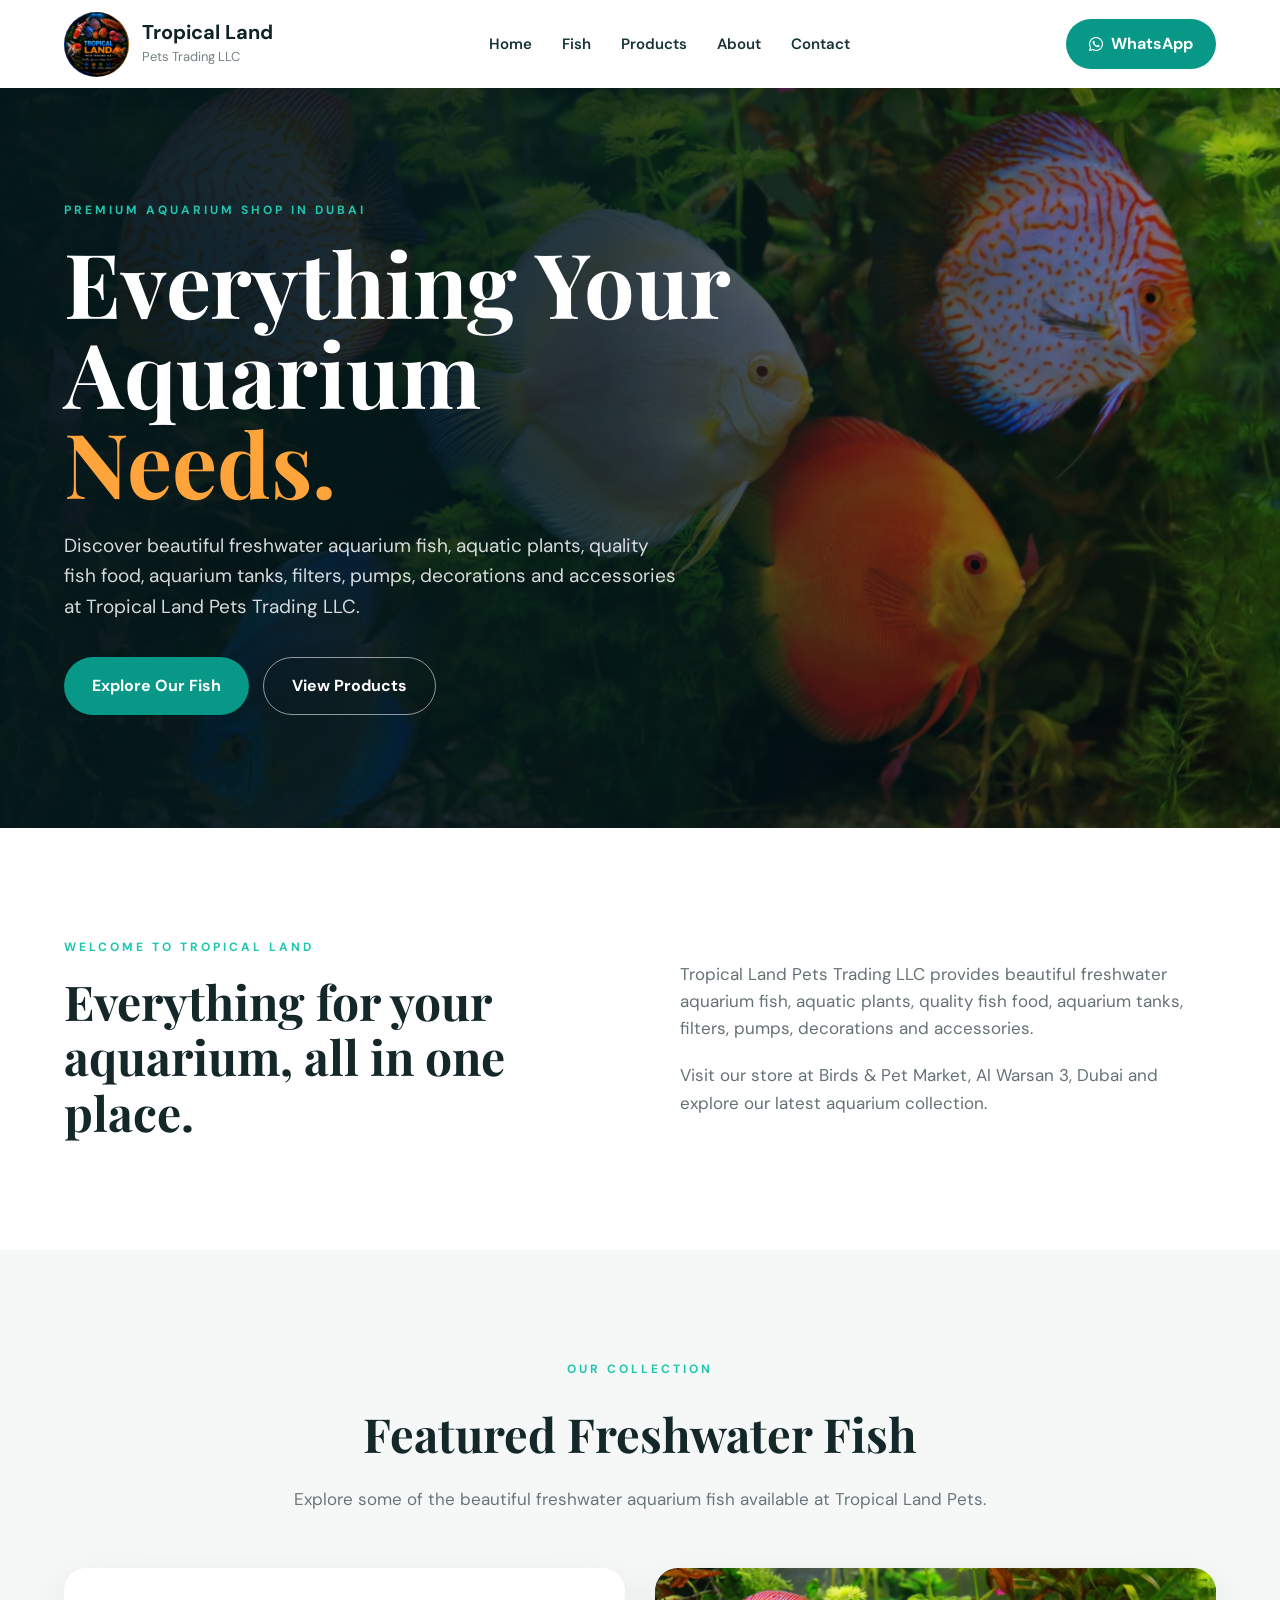
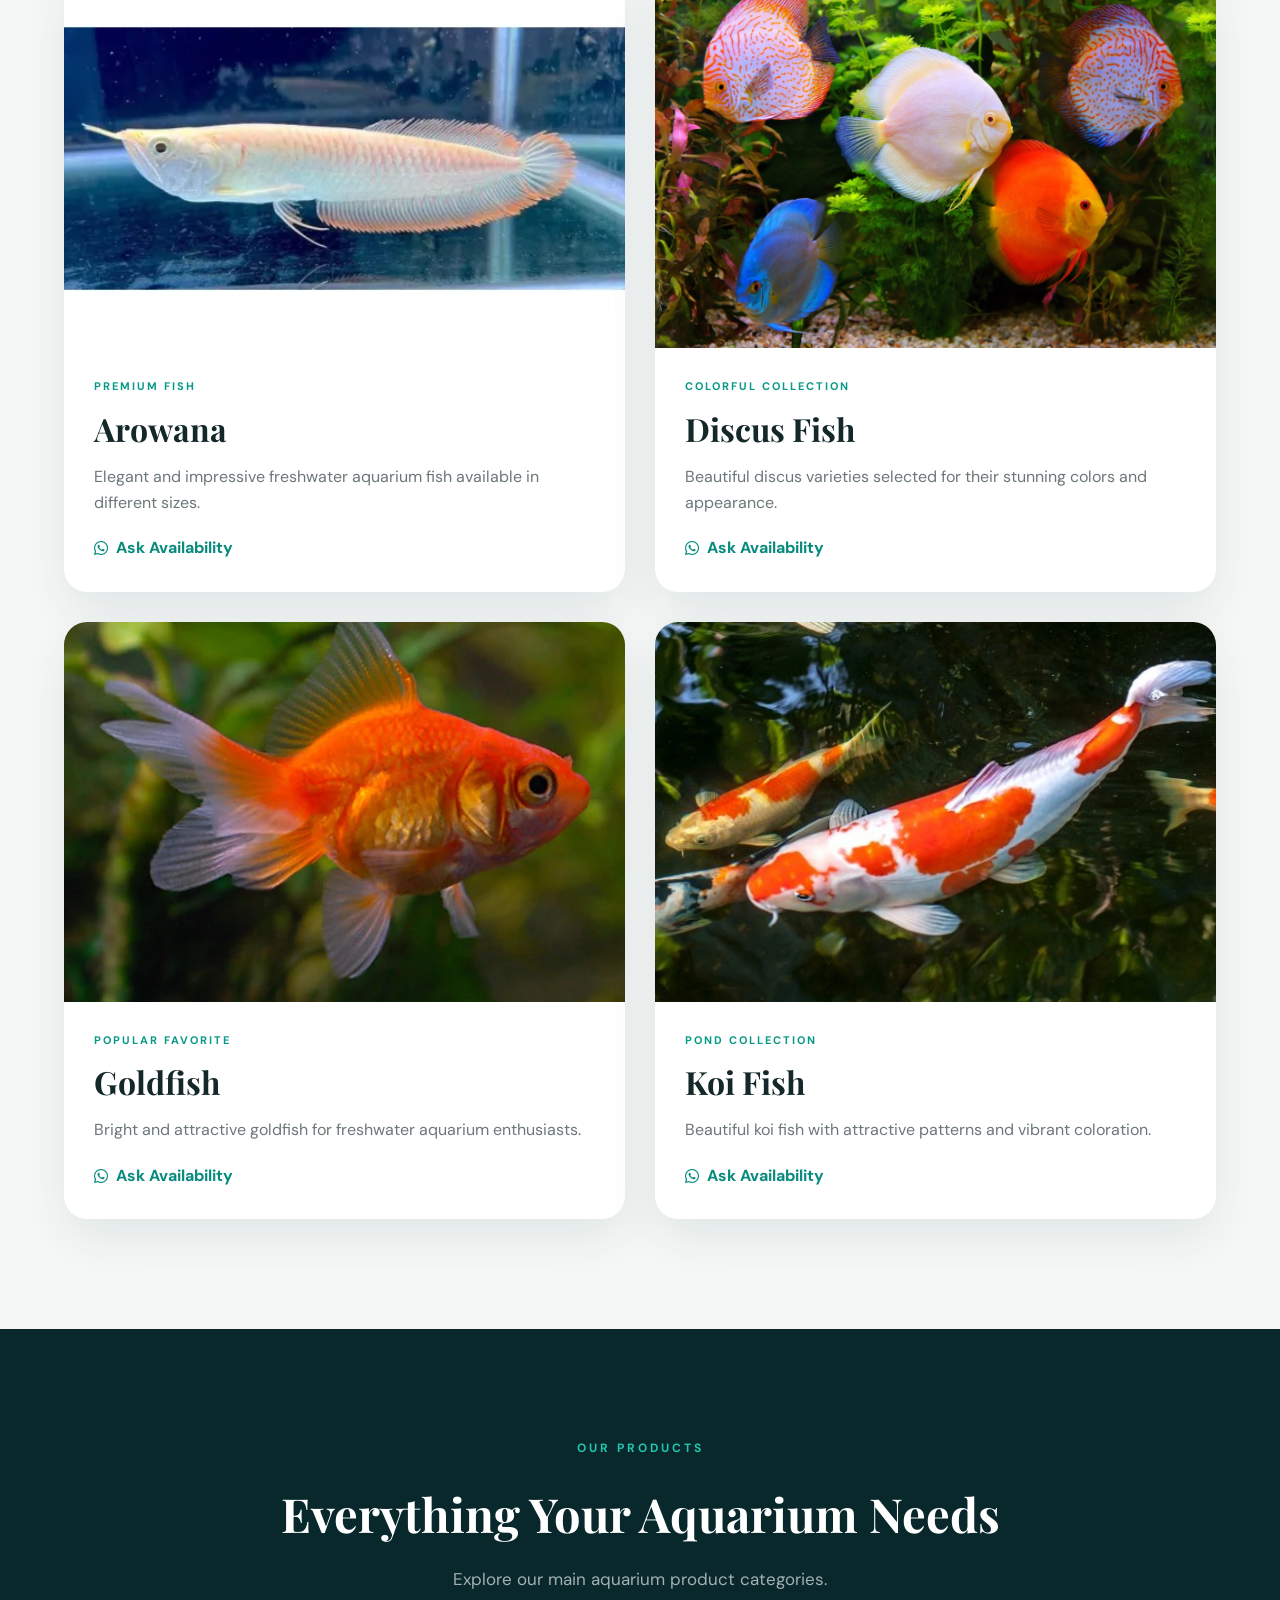
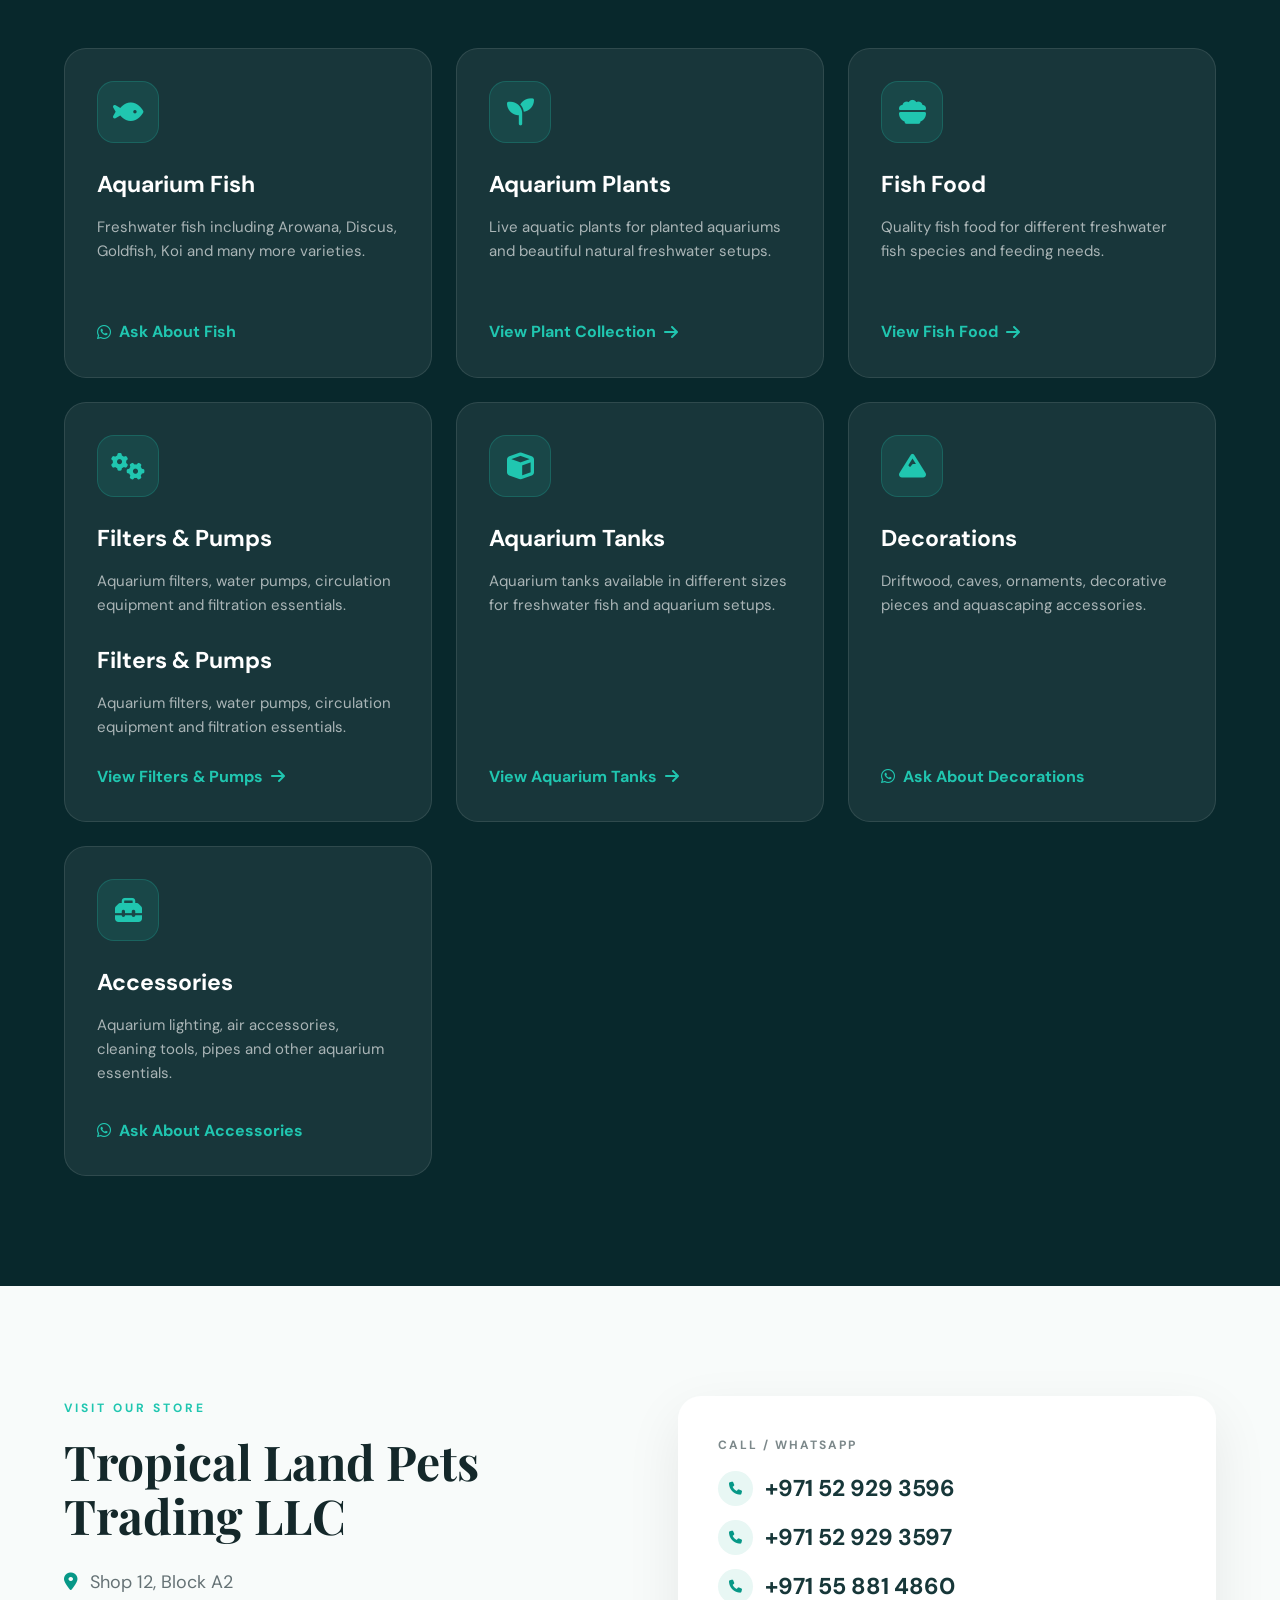
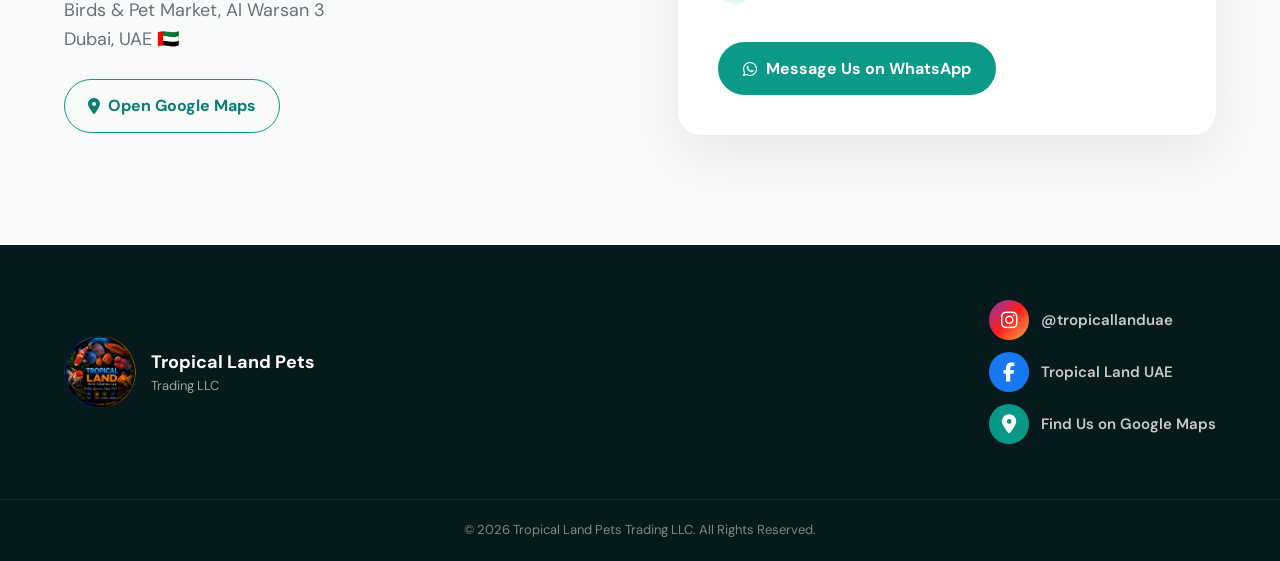
<file: index.html>
<!DOCTYPE html>
<html lang="en">

<head>
    <meta charset="UTF-8">

    <meta name="viewport" content="width=device-width, initial-scale=1.0">

    <meta name="description"
          content="Tropical Land Pets Trading LLC - Freshwater aquarium fish, aquatic plants, fish food, aquarium tanks, filters, pumps, decorations and aquarium accessories in Dubai.">

    <title>Tropical Land Pets Trading LLC | Aquarium Shop Dubai</title>

    <!-- FONT AWESOME -->
    <link rel="stylesheet"
          href="https://cdnjs.cloudflare.com/ajax/libs/font-awesome/6.7.2/css/all.min.css">

    <!-- CSS -->
    <link rel="stylesheet" href="style.css">
</head>


<body>


<!-- ========================================
     HEADER
======================================== -->

<header class="header">

    <div class="container nav-wrap">

        <a href="#home" class="brand">

            <img src="images/logo.png.png"
                 alt="Tropical Land Pets Trading LLC Logo">

            <div class="brand-text">

                <strong>Tropical Land</strong>

                <span>Pets Trading LLC</span>

            </div>

        </a>


        <nav class="nav">

            <a href="#home">Home</a>

            <a href="#fish">Fish</a>

            <a href="#products">Products</a>

            <a href="#about">About</a>

            <a href="#contact">Contact</a>

        </nav>


        <a class="whatsapp-top"
           href="https://wa.me/971529293596"
           target="_blank"
           rel="noopener noreferrer">

            <i class="fa-brands fa-whatsapp"></i>

            WhatsApp

        </a>

    </div>

</header>



<main>


<!-- ========================================
     HERO
======================================== -->

<section class="hero" id="home">

    <div class="hero-overlay"></div>


    <div class="container hero-content">

        <p class="eyebrow">

            PREMIUM AQUARIUM SHOP IN DUBAI

        </p>


        <h1>

            Everything Your Aquarium

            <span>Needs.</span>

        </h1>


        <p class="hero-text">

            Discover beautiful freshwater aquarium fish,
            aquatic plants, quality fish food, aquarium tanks,
            filters, pumps, decorations and accessories at
            Tropical Land Pets Trading LLC.

        </p>


        <div class="hero-buttons">

            <a href="#fish"
               class="btn primary">

                Explore Our Fish

            </a>


            <a href="#products"
               class="btn secondary">

                View Products

            </a>

        </div>

    </div>

</section>



<!-- ========================================
     ABOUT
======================================== -->

<section class="intro" id="about">

    <div class="container intro-grid">


        <div>

            <p class="section-label">

                WELCOME TO TROPICAL LAND

            </p>


            <h2>

                Everything for your aquarium,
                all in one place.

            </h2>

        </div>


        <div class="intro-description">

            <p>

                Tropical Land Pets Trading LLC provides
                beautiful freshwater aquarium fish,
                aquatic plants, quality fish food,
                aquarium tanks, filters, pumps,
                decorations and accessories.

            </p>


            <p>

                Visit our store at Birds & Pet Market,
                Al Warsan 3, Dubai and explore our
                latest aquarium collection.

            </p>

        </div>

    </div>

</section>



<!-- ========================================
     FISH
======================================== -->

<section class="fish-section" id="fish">

    <div class="container">


        <div class="section-heading">

            <p class="section-label">

                OUR COLLECTION

            </p>


            <h2>

                Featured Freshwater Fish

            </h2>


            <p>

                Explore some of the beautiful freshwater
                aquarium fish available at Tropical Land Pets.

            </p>

        </div>



        <div class="fish-grid">


            <!-- AROWANA -->

            <article class="fish-card">

                <div class="fish-image">

                    <img src="images/arowana.png.png"
                         alt="Arowana Fish">

                </div>


                <div class="fish-info">

                    <p class="fish-small">

                        PREMIUM FISH

                    </p>


                    <h3>Arowana</h3>


                    <p>

                        Elegant and impressive freshwater
                        aquarium fish available in different sizes.

                    </p>


                    <a class="fish-button"
                       href="https://wa.me/971529293596?text=Hello%20Tropical%20Land%2C%20I%20would%20like%20to%20ask%20about%20Arowana."
                       target="_blank"
                       rel="noopener noreferrer">

                        <i class="fa-brands fa-whatsapp"></i>

                        Ask Availability

                    </a>

                </div>

            </article>



            <!-- DISCUS -->

            <article class="fish-card">

                <div class="fish-image">

                    <img src="images/discus.png.png"
                         alt="Discus Fish">

                </div>


                <div class="fish-info">

                    <p class="fish-small">

                        COLORFUL COLLECTION

                    </p>


                    <h3>Discus Fish</h3>


                    <p>

                        Beautiful discus varieties selected
                        for their stunning colors and appearance.

                    </p>


                    <a class="fish-button"
                       href="https://wa.me/971529293596?text=Hello%20Tropical%20Land%2C%20I%20would%20like%20to%20ask%20about%20Discus%20Fish."
                       target="_blank"
                       rel="noopener noreferrer">

                        <i class="fa-brands fa-whatsapp"></i>

                        Ask Availability

                    </a>

                </div>

            </article>



            <!-- GOLDFISH -->

            <article class="fish-card">

                <div class="fish-image">

                    <img src="images/goldfish.png.png"
                         alt="Goldfish">

                </div>


                <div class="fish-info">

                    <p class="fish-small">

                        POPULAR FAVORITE

                    </p>


                    <h3>Goldfish</h3>


                    <p>

                        Bright and attractive goldfish
                        for freshwater aquarium enthusiasts.

                    </p>


                    <a class="fish-button"
                       href="https://wa.me/971529293596?text=Hello%20Tropical%20Land%2C%20I%20would%20like%20to%20ask%20about%20Goldfish."
                       target="_blank"
                       rel="noopener noreferrer">

                        <i class="fa-brands fa-whatsapp"></i>

                        Ask Availability

                    </a>

                </div>

            </article>



            <!-- KOI -->

            <article class="fish-card">

                <div class="fish-image">

                    <img src="images/koi.png.png"
                         alt="Koi Fish">

                </div>


                <div class="fish-info">

                    <p class="fish-small">

                        POND COLLECTION

                    </p>


                    <h3>Koi Fish</h3>


                    <p>

                        Beautiful koi fish with attractive
                        patterns and vibrant coloration.

                    </p>


                    <a class="fish-button"
                       href="https://wa.me/971529293596?text=Hello%20Tropical%20Land%2C%20I%20would%20like%20to%20ask%20about%20Koi%20Fish."
                       target="_blank"
                       rel="noopener noreferrer">

                        <i class="fa-brands fa-whatsapp"></i>

                        Ask Availability

                    </a>

                </div>

            </article>


        </div>

    </div>

</section>



<!-- ========================================
     PRODUCTS
======================================== -->

<section class="products-section" id="products">

    <div class="container">


        <div class="section-heading light">

            <p class="section-label">

                OUR PRODUCTS

            </p>


            <h2>

                Everything Your Aquarium Needs

            </h2>


            <p>

                Explore our main aquarium product categories.

            </p>

        </div>



        <div class="product-grid">


            <!-- AQUARIUM FISH -->

            <article class="product-card">

                <div class="product-icon">

                    <i class="fa-solid fa-fish"></i>

                </div>


                <h3>Aquarium Fish</h3>


                <p>

                    Freshwater fish including Arowana,
                    Discus, Goldfish, Koi and many more varieties.

                </p>


                <a href="https://wa.me/971529293596?text=Hello%20Tropical%20Land%2C%20I%20would%20like%20to%20ask%20about%20Aquarium%20Fish."
                   target="_blank"
                   rel="noopener noreferrer"
                   class="product-button">

                    <i class="fa-brands fa-whatsapp"></i>

                    Ask About Fish

                </a>

            </article>



            <!-- AQUARIUM PLANTS -->

            <article class="product-card">

                <div class="product-icon">

                    <i class="fa-solid fa-seedling"></i>

                </div>


                <h3>Aquarium Plants</h3>


                <p>

                    Live aquatic plants for planted aquariums
                    and beautiful natural freshwater setups.

                </p>


<a href="plants.html"
   class="product-button">

    View Plant Collection

    <i class="fa-solid fa-arrow-right"></i>

</a>

            </article>



            <!-- FISH FOOD -->

            <article class="product-card">

                <div class="product-icon">

                    <i class="fa-solid fa-bowl-food"></i>

                </div>


                <h3>Fish Food</h3>


                <p>

                    Quality fish food for different
                    freshwater fish species and feeding needs.

                </p>


<a href="food.html"
   class="product-button">

    View Fish Food

    <i class="fa-solid fa-arrow-right"></i>

</a>

            </article>



            <!-- FILTERS & PUMPS -->

            <article class="product-card">

                <div class="product-icon">

                    <i class="fa-solid fa-gears"></i>

                </div>


                <h3>Filters & Pumps</h3>


                <p>

                    Aquarium filters, water pumps,
                    circulation equipment and filtration essentials.

                </p>


<h3>Filters & Pumps</h3>

<p>
    Aquarium filters, water pumps,
    circulation equipment and filtration essentials.
</p>

<a href="equipment.html"
   class="product-button">

    View Filters & Pumps

    <i class="fa-solid fa-arrow-right"></i>

</a>

            </article>



            <!-- AQUARIUM TANKS -->

            <article class="product-card">

                <div class="product-icon">

                    <i class="fa-solid fa-cube"></i>

                </div>


                <h3>Aquarium Tanks</h3>


                <p>

                    Aquarium tanks available in different
                    sizes for freshwater fish and aquarium setups.

                </p>


<a href="tanks.html"
   class="product-button">

    View Aquarium Tanks

    <i class="fa-solid fa-arrow-right"></i>

</a>

            </article>



            <!-- DECORATIONS -->

            <article class="product-card">

                <div class="product-icon">

                    <i class="fa-solid fa-mountain"></i>

                </div>


                <h3>Decorations</h3>


                <p>

                    Driftwood, caves, ornaments,
                    decorative pieces and aquascaping accessories.

                </p>


                <a href="https://wa.me/971529293596?text=Hello%20Tropical%20Land%2C%20I%20would%20like%20to%20ask%20about%20Aquarium%20Decorations."
                   target="_blank"
                   rel="noopener noreferrer"
                   class="product-button">

                    <i class="fa-brands fa-whatsapp"></i>

                    Ask About Decorations

                </a>

            </article>



            <!-- ACCESSORIES -->

            <article class="product-card">

                <div class="product-icon">

                    <i class="fa-solid fa-toolbox"></i>

                </div>


                <h3>Accessories</h3>


                <p>

                    Aquarium lighting, air accessories,
                    cleaning tools, pipes and other aquarium essentials.

                </p>


                <a href="https://wa.me/971529293596?text=Hello%20Tropical%20Land%2C%20I%20would%20like%20to%20ask%20about%20Aquarium%20Accessories%20and%20Lighting."
                   target="_blank"
                   rel="noopener noreferrer"
                   class="product-button">

                    <i class="fa-brands fa-whatsapp"></i>

                    Ask About Accessories

                </a>

            </article>


        </div>

    </div>

</section>



<!-- ========================================
     CONTACT
======================================== -->

<section class="contact-section" id="contact">

    <div class="container contact-grid">


        <div>

            <p class="section-label">

                VISIT OUR STORE

            </p>


            <h2>

                Tropical Land Pets Trading LLC

            </h2>


            <p class="contact-address">

                <i class="fa-solid fa-location-dot"></i>

                Shop 12, Block A2
                <br>

                Birds & Pet Market, Al Warsan 3
                <br>

                Dubai, UAE 🇦🇪

            </p>


            <a class="map-button"
               href="https://maps.app.goo.gl/CxdVFTcUrNqv55GW9"
               target="_blank"
               rel="noopener noreferrer">

                <i class="fa-solid fa-location-dot"></i>

                Open Google Maps

            </a>

        </div>



        <div class="contact-box">

            <p class="contact-label">

                CALL / WHATSAPP

            </p>


            <a class="phone-number"
               href="tel:+971529293596">

                <i class="fa-solid fa-phone"></i>

                +971 52 929 3596

            </a>


            <a class="phone-number"
               href="tel:+971529293597">

                <i class="fa-solid fa-phone"></i>

                +971 52 929 3597

            </a>


            <a class="phone-number"
               href="tel:+971558814860">

                <i class="fa-solid fa-phone"></i>

                +971 55 881 4860

            </a>


            <a class="contact-whatsapp"
               href="https://wa.me/971529293596"
               target="_blank"
               rel="noopener noreferrer">

                <i class="fa-brands fa-whatsapp"></i>

                Message Us on WhatsApp

            </a>

        </div>

    </div>

</section>


</main>



<!-- ========================================
     FOOTER
======================================== -->

<footer>

    <div class="container footer-wrap">


        <div class="footer-brand">

            <img src="images/logo.png.png"
                 alt="Tropical Land Pets Trading LLC Logo">


            <div>

                <strong>

                    Tropical Land Pets

                </strong>

                <p>

                    Trading LLC

                </p>

            </div>

        </div>



        <div class="social">


            <a class="social-link"
               href="https://www.instagram.com/tropicallanduae/"
               target="_blank"
               rel="noopener noreferrer">

                <span class="social-icon instagram-icon">

                    <i class="fa-brands fa-instagram"></i>

                </span>


                <span>

                    @tropicallanduae

                </span>

            </a>



            <a class="social-link"
               href="https://www.facebook.com/tropicallanduae/"
               target="_blank"
               rel="noopener noreferrer">

                <span class="social-icon facebook-icon">

                    <i class="fa-brands fa-facebook-f"></i>

                </span>


                <span>

                    Tropical Land UAE

                </span>

            </a>



            <a class="social-link"
               href="https://maps.app.goo.gl/CxdVFTcUrNqv55GW9"
               target="_blank"
               rel="noopener noreferrer">

                <span class="social-icon location-icon">

                    <i class="fa-solid fa-location-dot"></i>

                </span>


                <span>

                    Find Us on Google Maps

                </span>

            </a>


        </div>

    </div>



    <div class="copyright">

        © 2026 Tropical Land Pets Trading LLC.
        All Rights Reserved.

    </div>

</footer>


</body>

</html>
</file>
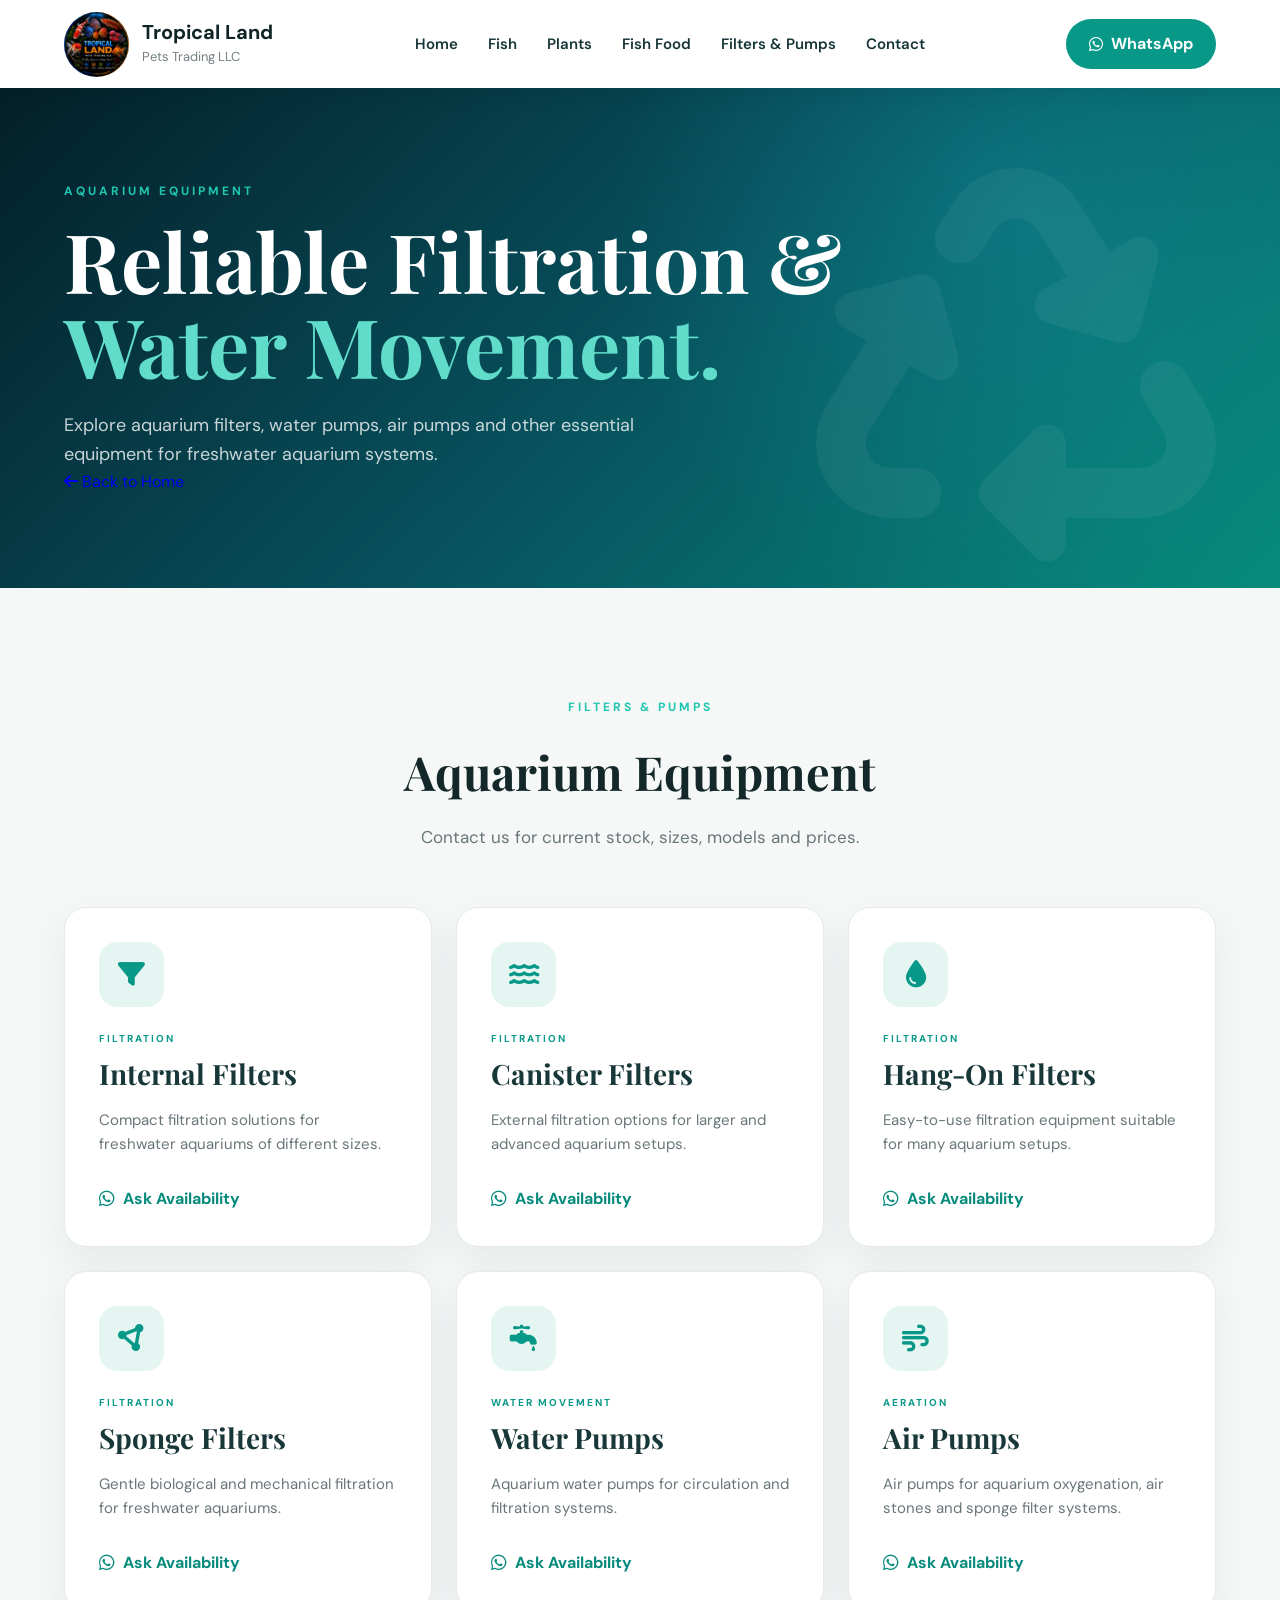
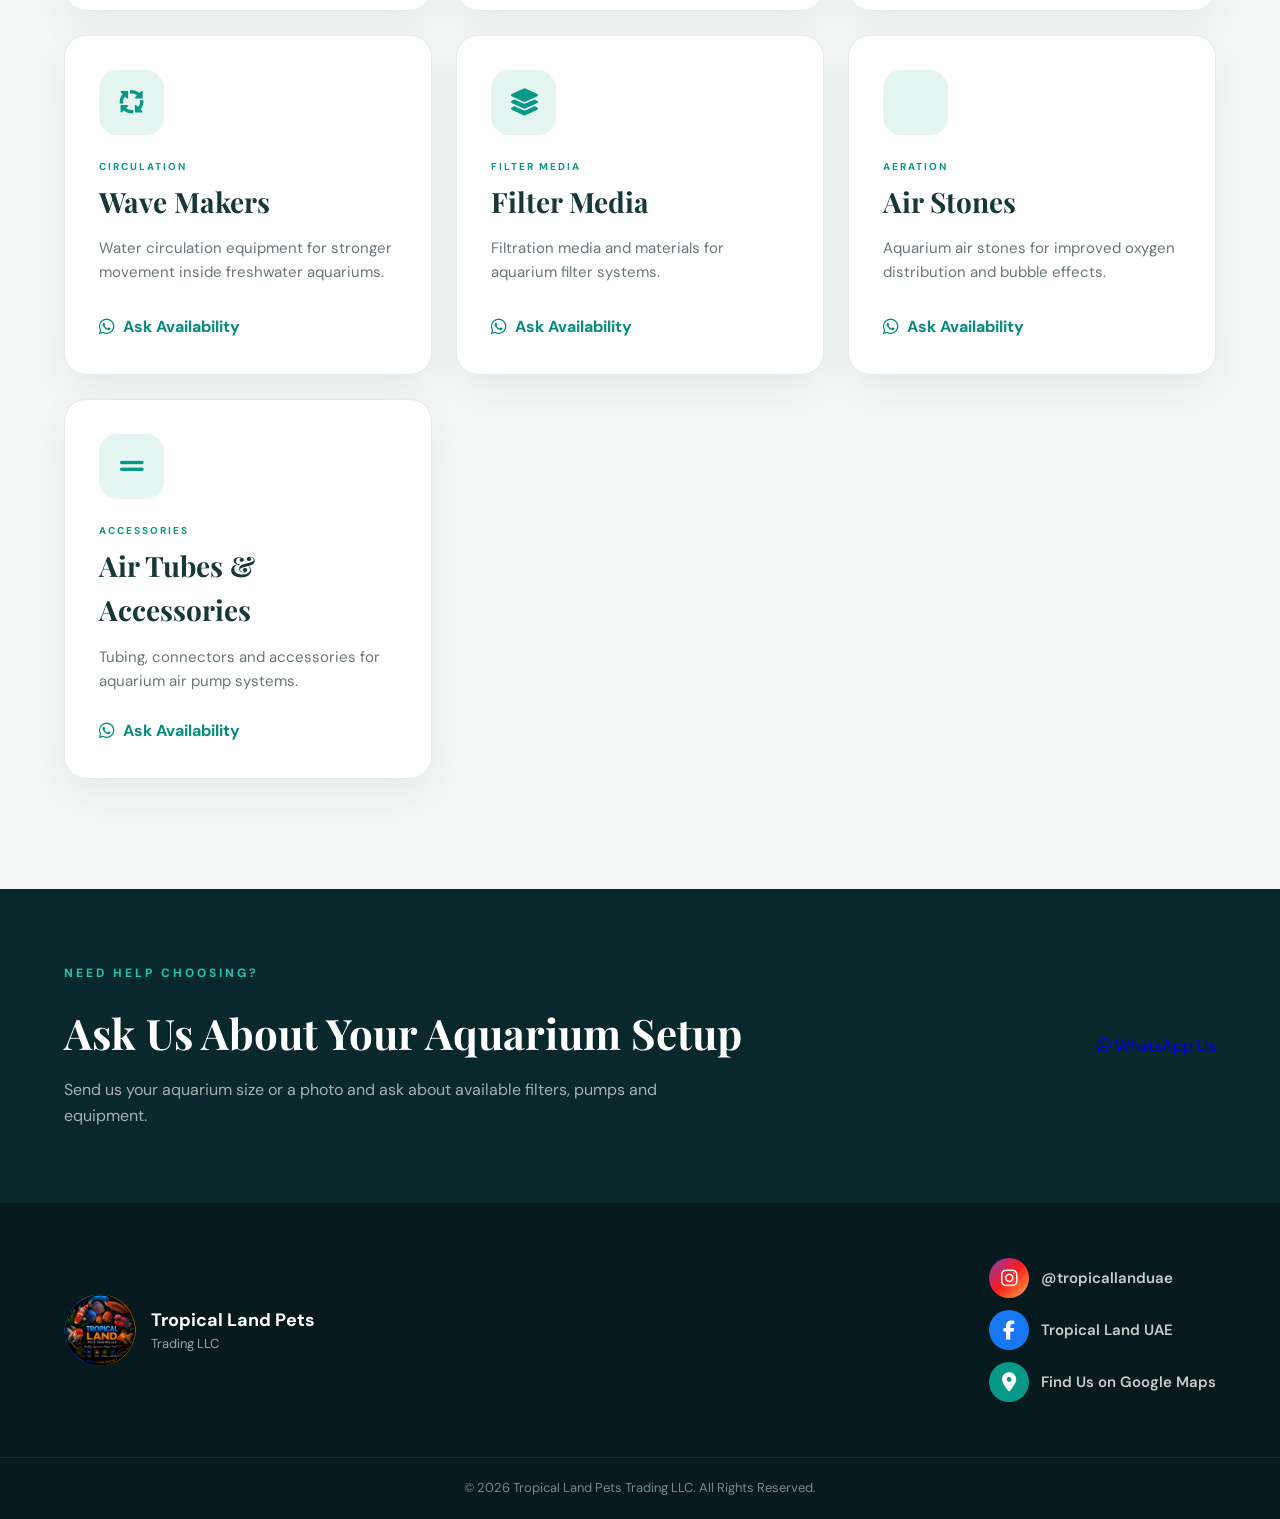
<file: equipment.html>
<!DOCTYPE html>
<html lang="en">

<head>
    <meta charset="UTF-8">

    <meta name="viewport"
          content="width=device-width, initial-scale=1.0">

    <meta name="description"
          content="Aquarium filters, pumps and filtration equipment available at Tropical Land Pets Trading LLC in Dubai.">

    <title>Filters & Pumps | Tropical Land Pets Trading LLC</title>

    <link rel="stylesheet"
          href="https://cdnjs.cloudflare.com/ajax/libs/font-awesome/6.7.2/css/all.min.css">

    <link rel="stylesheet" href="style.css">
</head>

<body>

<header class="header">

    <div class="container nav-wrap">

        <a href="index.html" class="brand">

            <img src="images/logo.png.png"
                 alt="Tropical Land Pets Trading LLC Logo">

            <div>

                <strong>Tropical Land</strong>

                <span>Pets Trading LLC</span>

            </div>

        </a>


        <nav class="nav">

            <a href="index.html">Home</a>

            <a href="fish.html">Fish</a>

            <a href="plants.html">Plants</a>

            <a href="food.html">Fish Food</a>

            <a href="equipment.html">Filters & Pumps</a>

            <a href="index.html#contact">Contact</a>

        </nav>


        <a class="whatsapp-top"
           href="https://wa.me/971529293596"
           target="_blank"
           rel="noopener noreferrer">

            <i class="fa-brands fa-whatsapp"></i>

            WhatsApp

        </a>

    </div>

</header>


<main>


<section class="equipment-hero">

    <div class="equipment-hero-overlay"></div>

    <div class="container equipment-hero-content">

        <p class="eyebrow">
            AQUARIUM EQUIPMENT
        </p>

        <h1>
            Reliable Filtration &
            <span>Water Movement.</span>
        </h1>

        <p>
            Explore aquarium filters, water pumps,
            air pumps and other essential equipment
            for freshwater aquarium systems.
        </p>

        <a href="index.html"
           class="back-home">

            <i class="fa-solid fa-arrow-left"></i>

            Back to Home

        </a>

    </div>

</section>



<section class="equipment-section">

    <div class="container">

        <div class="section-heading">

            <p class="section-label">
                FILTERS & PUMPS
            </p>

            <h2>
                Aquarium Equipment
            </h2>

            <p>
                Contact us for current stock,
                sizes, models and prices.
            </p>

        </div>


        <div class="equipment-grid">


            <article class="equipment-card">

                <div class="equipment-icon">
                    <i class="fa-solid fa-filter"></i>
                </div>

                <p class="equipment-label">
                    FILTRATION
                </p>

                <h3>Internal Filters</h3>

                <p>
                    Compact filtration solutions for
                    freshwater aquariums of different sizes.
                </p>

                <a href="https://wa.me/971529293596?text=Hello%20Tropical%20Land%2C%20I%20would%20like%20to%20ask%20about%20Internal%20Filters."
                   target="_blank"
                   rel="noopener noreferrer"
                   class="equipment-button">

                    <i class="fa-brands fa-whatsapp"></i>

                    Ask Availability

                </a>

            </article>



            <article class="equipment-card">

                <div class="equipment-icon">
                    <i class="fa-solid fa-water"></i>
                </div>

                <p class="equipment-label">
                    FILTRATION
                </p>

                <h3>Canister Filters</h3>

                <p>
                    External filtration options for
                    larger and advanced aquarium setups.
                </p>

                <a href="https://wa.me/971529293596?text=Hello%20Tropical%20Land%2C%20I%20would%20like%20to%20ask%20about%20Canister%20Filters."
                   target="_blank"
                   rel="noopener noreferrer"
                   class="equipment-button">

                    <i class="fa-brands fa-whatsapp"></i>

                    Ask Availability

                </a>

            </article>



            <article class="equipment-card">

                <div class="equipment-icon">
                    <i class="fa-solid fa-droplet"></i>
                </div>

                <p class="equipment-label">
                    FILTRATION
                </p>

                <h3>Hang-On Filters</h3>

                <p>
                    Easy-to-use filtration equipment
                    suitable for many aquarium setups.
                </p>

                <a href="https://wa.me/971529293596?text=Hello%20Tropical%20Land%2C%20I%20would%20like%20to%20ask%20about%20Hang-On%20Filters."
                   target="_blank"
                   rel="noopener noreferrer"
                   class="equipment-button">

                    <i class="fa-brands fa-whatsapp"></i>

                    Ask Availability

                </a>

            </article>



            <article class="equipment-card">

                <div class="equipment-icon">
                    <i class="fa-solid fa-circle-nodes"></i>
                </div>

                <p class="equipment-label">
                    FILTRATION
                </p>

                <h3>Sponge Filters</h3>

                <p>
                    Gentle biological and mechanical
                    filtration for freshwater aquariums.
                </p>

                <a href="https://wa.me/971529293596?text=Hello%20Tropical%20Land%2C%20I%20would%20like%20to%20ask%20about%20Sponge%20Filters."
                   target="_blank"
                   rel="noopener noreferrer"
                   class="equipment-button">

                    <i class="fa-brands fa-whatsapp"></i>

                    Ask Availability

                </a>

            </article>



            <article class="equipment-card">

                <div class="equipment-icon">
                    <i class="fa-solid fa-faucet-drip"></i>
                </div>

                <p class="equipment-label">
                    WATER MOVEMENT
                </p>

                <h3>Water Pumps</h3>

                <p>
                    Aquarium water pumps for
                    circulation and filtration systems.
                </p>

                <a href="https://wa.me/971529293596?text=Hello%20Tropical%20Land%2C%20I%20would%20like%20to%20ask%20about%20Water%20Pumps."
                   target="_blank"
                   rel="noopener noreferrer"
                   class="equipment-button">

                    <i class="fa-brands fa-whatsapp"></i>

                    Ask Availability

                </a>

            </article>



            <article class="equipment-card">

                <div class="equipment-icon">
                    <i class="fa-solid fa-wind"></i>
                </div>

                <p class="equipment-label">
                    AERATION
                </p>

                <h3>Air Pumps</h3>

                <p>
                    Air pumps for aquarium oxygenation,
                    air stones and sponge filter systems.
                </p>

                <a href="https://wa.me/971529293596?text=Hello%20Tropical%20Land%2C%20I%20would%20like%20to%20ask%20about%20Air%20Pumps."
                   target="_blank"
                   rel="noopener noreferrer"
                   class="equipment-button">

                    <i class="fa-brands fa-whatsapp"></i>

                    Ask Availability

                </a>

            </article>



            <article class="equipment-card">

                <div class="equipment-icon">
                    <i class="fa-solid fa-arrows-spin"></i>
                </div>

                <p class="equipment-label">
                    CIRCULATION
                </p>

                <h3>Wave Makers</h3>

                <p>
                    Water circulation equipment for
                    stronger movement inside freshwater aquariums.
                </p>

                <a href="https://wa.me/971529293596?text=Hello%20Tropical%20Land%2C%20I%20would%20like%20to%20ask%20about%20Wave%20Makers."
                   target="_blank"
                   rel="noopener noreferrer"
                   class="equipment-button">

                    <i class="fa-brands fa-whatsapp"></i>

                    Ask Availability

                </a>

            </article>



            <article class="equipment-card">

                <div class="equipment-icon">
                    <i class="fa-solid fa-layer-group"></i>
                </div>

                <p class="equipment-label">
                    FILTER MEDIA
                </p>

                <h3>Filter Media</h3>

                <p>
                    Filtration media and materials
                    for aquarium filter systems.
                </p>

                <a href="https://wa.me/971529293596?text=Hello%20Tropical%20Land%2C%20I%20would%20like%20to%20ask%20about%20Filter%20Media."
                   target="_blank"
                   rel="noopener noreferrer"
                   class="equipment-button">

                    <i class="fa-brands fa-whatsapp"></i>

                    Ask Availability

                </a>

            </article>



            <article class="equipment-card">

                <div class="equipment-icon">
                    <i class="fa-solid fa-bubbles"></i>
                </div>

                <p class="equipment-label">
                    AERATION
                </p>

                <h3>Air Stones</h3>

                <p>
                    Aquarium air stones for improved
                    oxygen distribution and bubble effects.
                </p>

                <a href="https://wa.me/971529293596?text=Hello%20Tropical%20Land%2C%20I%20would%20like%20to%20ask%20about%20Air%20Stones."
                   target="_blank"
                   rel="noopener noreferrer"
                   class="equipment-button">

                    <i class="fa-brands fa-whatsapp"></i>

                    Ask Availability

                </a>

            </article>



            <article class="equipment-card">

                <div class="equipment-icon">
                    <i class="fa-solid fa-grip-lines"></i>
                </div>

                <p class="equipment-label">
                    ACCESSORIES
                </p>

                <h3>Air Tubes & Accessories</h3>

                <p>
                    Tubing, connectors and accessories
                    for aquarium air pump systems.
                </p>

                <a href="https://wa.me/971529293596?text=Hello%20Tropical%20Land%2C%20I%20would%20like%20to%20ask%20about%20Air%20Tubes%20and%20Accessories."
                   target="_blank"
                   rel="noopener noreferrer"
                   class="equipment-button">

                    <i class="fa-brands fa-whatsapp"></i>

                    Ask Availability

                </a>

            </article>


        </div>

    </div>

</section>



<section class="equipment-banner">

    <div class="container equipment-banner-content">

        <div>

            <p class="section-label">
                NEED HELP CHOOSING?
            </p>

            <h2>
                Ask Us About Your Aquarium Setup
            </h2>

            <p>
                Send us your aquarium size or a photo
                and ask about available filters, pumps
                and equipment.
            </p>

        </div>


        <a href="https://wa.me/971529293596"
           target="_blank"
           rel="noopener noreferrer"
           class="banner-whatsapp">

            <i class="fa-brands fa-whatsapp"></i>

            WhatsApp Us

        </a>

    </div>

</section>


</main>



<footer>

    <div class="container footer-wrap">

        <div class="footer-brand">

            <img src="images/logo.png.png"
                 alt="Tropical Land Pets Trading LLC Logo">

            <div>

                <strong>Tropical Land Pets</strong>

                <p>Trading LLC</p>

            </div>

        </div>


        <div class="social">

            <a class="social-link"
               href="https://www.instagram.com/tropicallanduae/"
               target="_blank"
               rel="noopener noreferrer">

                <span class="social-icon instagram-icon">

                    <i class="fa-brands fa-instagram"></i>

                </span>

                <span>@tropicallanduae</span>

            </a>


            <a class="social-link"
               href="https://www.facebook.com/tropicallanduae/"
               target="_blank"
               rel="noopener noreferrer">

                <span class="social-icon facebook-icon">

                    <i class="fa-brands fa-facebook-f"></i>

                </span>

                <span>Tropical Land UAE</span>

            </a>


            <a class="social-link"
               href="https://www.google.com/maps/search/?api=1&query=Birds+%26+Pet+Market+Al+Warsan+3+Dubai"
               target="_blank"
               rel="noopener noreferrer">

                <span class="social-icon location-icon">

                    <i class="fa-solid fa-location-dot"></i>

                </span>

                <span>Find Us on Google Maps</span>

            </a>

        </div>

    </div>


    <div class="copyright">

        © 2026 Tropical Land Pets Trading LLC.
        All Rights Reserved.

    </div>

</footer>


</body>

</html>
</file>
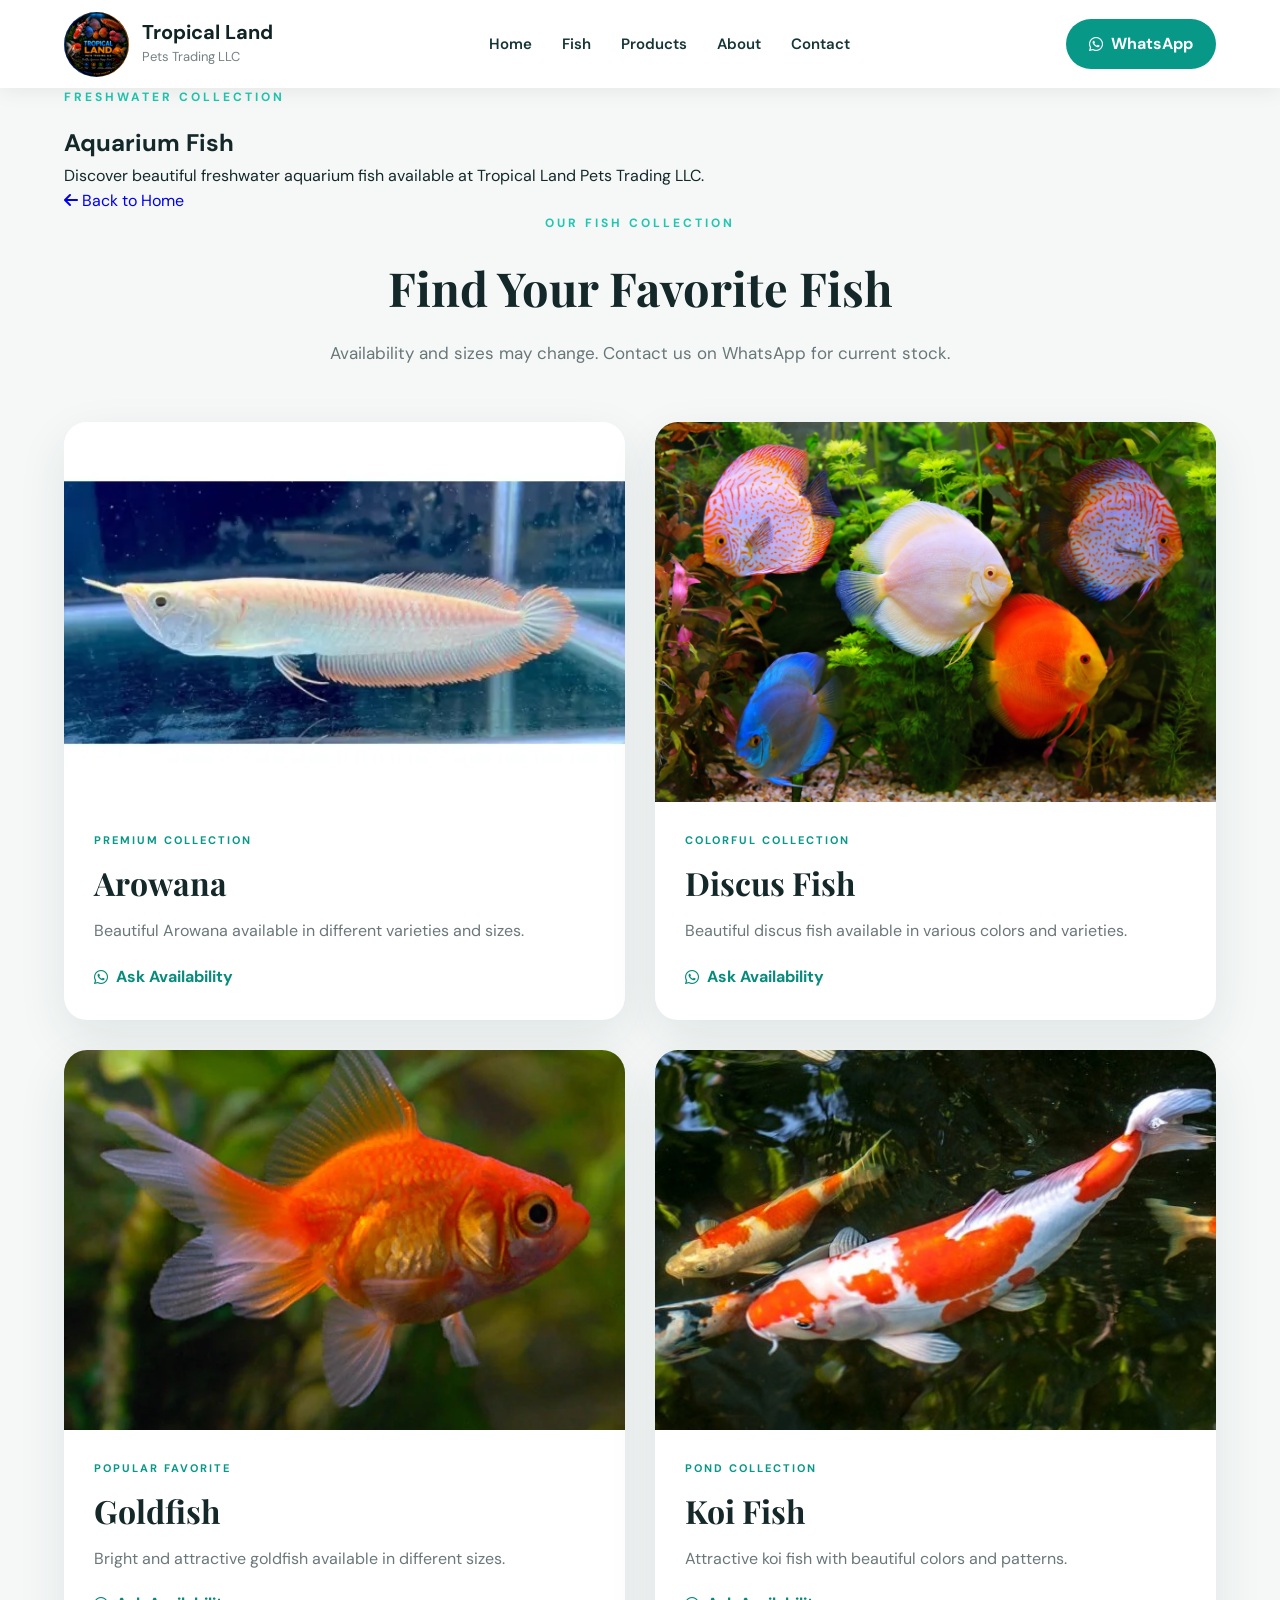
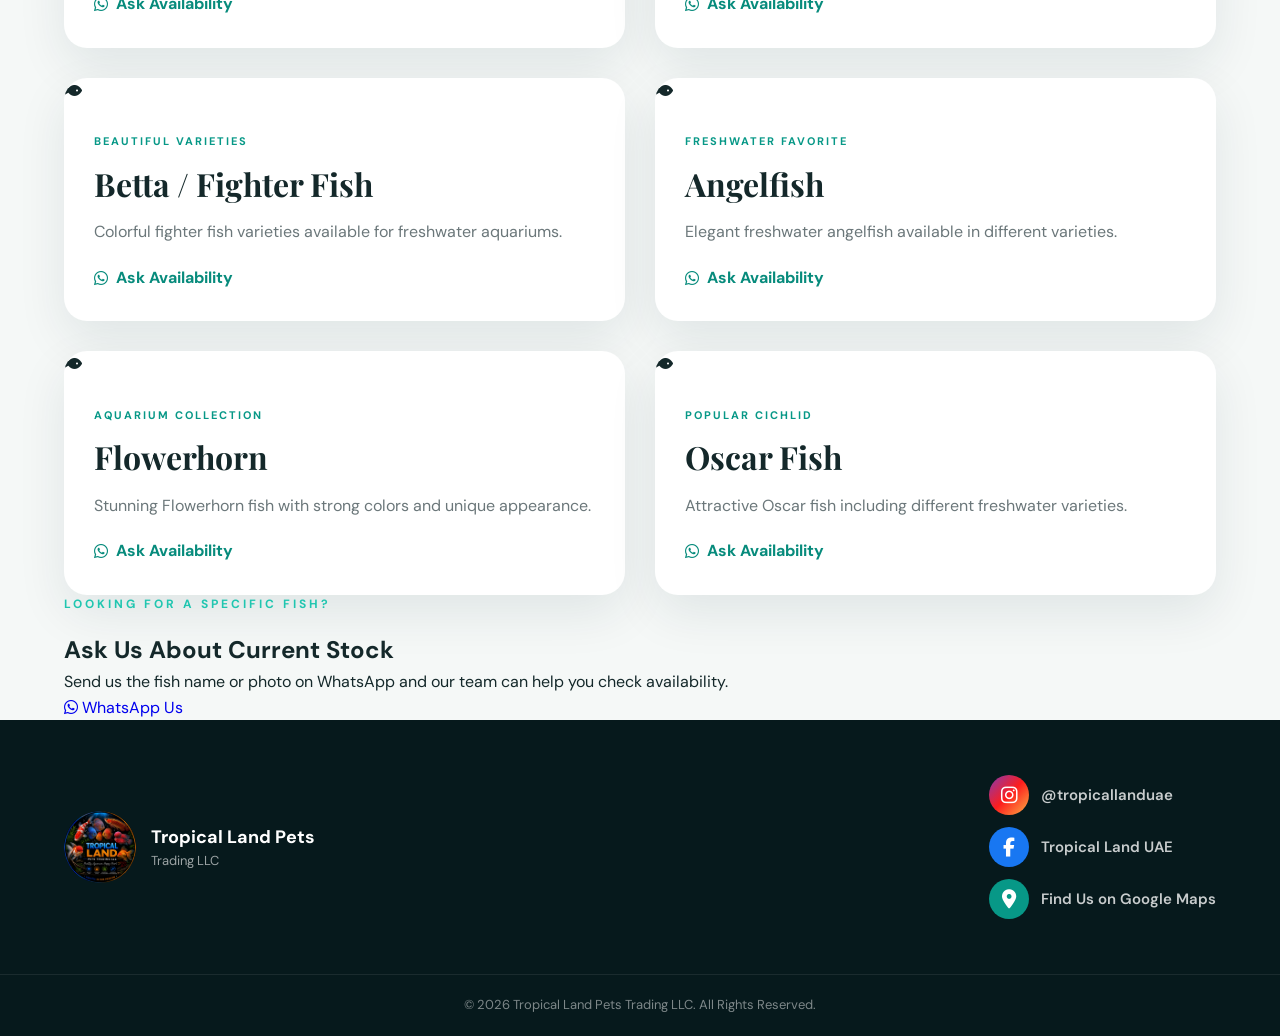
<file: fish.html>
<!DOCTYPE html>
<html lang="en">

<head>
    <meta charset="UTF-8">

    <meta name="viewport" content="width=device-width, initial-scale=1.0">

    <meta name="description"
          content="Freshwater aquarium fish available at Tropical Land Pets Trading LLC in Dubai.">

    <title>Aquarium Fish | Tropical Land Pets Trading LLC</title>

    <link rel="stylesheet"
          href="https://cdnjs.cloudflare.com/ajax/libs/font-awesome/6.7.2/css/all.min.css">

    <link rel="stylesheet" href="style.css">
</head>


<body>


<header class="header">

    <div class="container nav-wrap">

        <a href="index.html" class="brand">

            <img src="images/logo.png.png"
                 alt="Tropical Land Pets Trading LLC Logo">

            <div class="brand-text">

                <strong>Tropical Land</strong>

                <span>Pets Trading LLC</span>

            </div>

        </a>


        <nav class="nav">

            <a href="index.html">Home</a>

            <a href="fish.html">Fish</a>

            <a href="index.html#products">Products</a>

            <a href="index.html#about">About</a>

            <a href="index.html#contact">Contact</a>

        </nav>


        <a class="whatsapp-top"
           href="https://wa.me/971529293596"
           target="_blank"
           rel="noopener noreferrer">

            <i class="fa-brands fa-whatsapp"></i>

            WhatsApp

        </a>

    </div>

</header>



<main>


<section class="inner-hero fish-page-hero">

    <div class="inner-overlay"></div>

    <div class="container inner-hero-content">

        <p class="eyebrow">
            FRESHWATER COLLECTION
        </p>

        <h1>
            Aquarium Fish
        </h1>

        <p>

            Discover beautiful freshwater aquarium fish
            available at Tropical Land Pets Trading LLC.

        </p>

        <a href="index.html"
           class="back-home">

            <i class="fa-solid fa-arrow-left"></i>

            Back to Home

        </a>

    </div>

</section>



<section class="fish-page-section">

    <div class="container">


        <div class="section-heading">

            <p class="section-label">

                OUR FISH COLLECTION

            </p>

            <h2>

                Find Your Favorite Fish

            </h2>

            <p>

                Availability and sizes may change.
                Contact us on WhatsApp for current stock.

            </p>

        </div>



        <div class="fish-grid">


            <article class="fish-card">

                <div class="fish-image">

                    <img src="images/arowana.png.png"
                         alt="Arowana Fish">

                </div>

                <div class="fish-info">

                    <p class="fish-small">

                        PREMIUM COLLECTION

                    </p>

                    <h3>Arowana</h3>

                    <p>

                        Beautiful Arowana available in
                        different varieties and sizes.

                    </p>

                    <a class="fish-button"
                       href="https://wa.me/971529293596?text=Hello%20Tropical%20Land%2C%20I%20would%20like%20to%20ask%20about%20Arowana."
                       target="_blank"
                       rel="noopener noreferrer">

                        <i class="fa-brands fa-whatsapp"></i>

                        Ask Availability

                    </a>

                </div>

            </article>



            <article class="fish-card">

                <div class="fish-image">

                    <img src="images/discus.png.png"
                         alt="Discus Fish">

                </div>

                <div class="fish-info">

                    <p class="fish-small">

                        COLORFUL COLLECTION

                    </p>

                    <h3>Discus Fish</h3>

                    <p>

                        Beautiful discus fish available
                        in various colors and varieties.

                    </p>

                    <a class="fish-button"
                       href="https://wa.me/971529293596?text=Hello%20Tropical%20Land%2C%20I%20would%20like%20to%20ask%20about%20Discus%20Fish."
                       target="_blank"
                       rel="noopener noreferrer">

                        <i class="fa-brands fa-whatsapp"></i>

                        Ask Availability

                    </a>

                </div>

            </article>



            <article class="fish-card">

                <div class="fish-image">

                    <img src="images/goldfish.png.png"
                         alt="Goldfish">

                </div>

                <div class="fish-info">

                    <p class="fish-small">

                        POPULAR FAVORITE

                    </p>

                    <h3>Goldfish</h3>

                    <p>

                        Bright and attractive goldfish
                        available in different sizes.

                    </p>

                    <a class="fish-button"
                       href="https://wa.me/971529293596?text=Hello%20Tropical%20Land%2C%20I%20would%20like%20to%20ask%20about%20Goldfish."
                       target="_blank"
                       rel="noopener noreferrer">

                        <i class="fa-brands fa-whatsapp"></i>

                        Ask Availability

                    </a>

                </div>

            </article>



            <article class="fish-card">

                <div class="fish-image">

                    <img src="images/koi.png.png"
                         alt="Koi Fish">

                </div>

                <div class="fish-info">

                    <p class="fish-small">

                        POND COLLECTION

                    </p>

                    <h3>Koi Fish</h3>

                    <p>

                        Attractive koi fish with beautiful
                        colors and patterns.

                    </p>

                    <a class="fish-button"
                       href="https://wa.me/971529293596?text=Hello%20Tropical%20Land%2C%20I%20would%20like%20to%20ask%20about%20Koi%20Fish."
                       target="_blank"
                       rel="noopener noreferrer">

                        <i class="fa-brands fa-whatsapp"></i>

                        Ask Availability

                    </a>

                </div>

            </article>



            <article class="fish-card simple-fish-card">

                <div class="fish-placeholder">

                    <i class="fa-solid fa-fish"></i>

                </div>

                <div class="fish-info">

                    <p class="fish-small">

                        BEAUTIFUL VARIETIES

                    </p>

                    <h3>Betta / Fighter Fish</h3>

                    <p>

                        Colorful fighter fish varieties
                        available for freshwater aquariums.

                    </p>

                    <a class="fish-button"
                       href="https://wa.me/971529293596?text=Hello%20Tropical%20Land%2C%20I%20would%20like%20to%20ask%20about%20Betta%20Fighter%20Fish."
                       target="_blank"
                       rel="noopener noreferrer">

                        <i class="fa-brands fa-whatsapp"></i>

                        Ask Availability

                    </a>

                </div>

            </article>



            <article class="fish-card simple-fish-card">

                <div class="fish-placeholder">

                    <i class="fa-solid fa-fish"></i>

                </div>

                <div class="fish-info">

                    <p class="fish-small">

                        FRESHWATER FAVORITE

                    </p>

                    <h3>Angelfish</h3>

                    <p>

                        Elegant freshwater angelfish
                        available in different varieties.

                    </p>

                    <a class="fish-button"
                       href="https://wa.me/971529293596?text=Hello%20Tropical%20Land%2C%20I%20would%20like%20to%20ask%20about%20Angelfish."
                       target="_blank"
                       rel="noopener noreferrer">

                        <i class="fa-brands fa-whatsapp"></i>

                        Ask Availability

                    </a>

                </div>

            </article>



            <article class="fish-card simple-fish-card">

                <div class="fish-placeholder">

                    <i class="fa-solid fa-fish"></i>

                </div>

                <div class="fish-info">

                    <p class="fish-small">

                        AQUARIUM COLLECTION

                    </p>

                    <h3>Flowerhorn</h3>

                    <p>

                        Stunning Flowerhorn fish with
                        strong colors and unique appearance.

                    </p>

                    <a class="fish-button"
                       href="https://wa.me/971529293596?text=Hello%20Tropical%20Land%2C%20I%20would%20like%20to%20ask%20about%20Flowerhorn."
                       target="_blank"
                       rel="noopener noreferrer">

                        <i class="fa-brands fa-whatsapp"></i>

                        Ask Availability

                    </a>

                </div>

            </article>



            <article class="fish-card simple-fish-card">

                <div class="fish-placeholder">

                    <i class="fa-solid fa-fish"></i>

                </div>

                <div class="fish-info">

                    <p class="fish-small">

                        POPULAR CICHLID

                    </p>

                    <h3>Oscar Fish</h3>

                    <p>

                        Attractive Oscar fish including
                        different freshwater varieties.

                    </p>

                    <a class="fish-button"
                       href="https://wa.me/971529293596?text=Hello%20Tropical%20Land%2C%20I%20would%20like%20to%20ask%20about%20Oscar%20Fish."
                       target="_blank"
                       rel="noopener noreferrer">

                        <i class="fa-brands fa-whatsapp"></i>

                        Ask Availability

                    </a>

                </div>

            </article>


        </div>

    </div>

</section>



<section class="fish-contact-banner">

    <div class="container fish-banner-content">

        <div>

            <p class="section-label">

                LOOKING FOR A SPECIFIC FISH?

            </p>

            <h2>

                Ask Us About Current Stock

            </h2>

            <p>

                Send us the fish name or photo on WhatsApp
                and our team can help you check availability.

            </p>

        </div>


        <a href="https://wa.me/971529293596"
           target="_blank"
           rel="noopener noreferrer"
           class="banner-whatsapp">

            <i class="fa-brands fa-whatsapp"></i>

            WhatsApp Us

        </a>

    </div>

</section>



</main>



<footer>

    <div class="container footer-wrap">

        <div class="footer-brand">

            <img src="images/logo.png.png"
                 alt="Tropical Land Pets Trading LLC Logo">

            <div>

                <strong>
                    Tropical Land Pets
                </strong>

                <p>
                    Trading LLC
                </p>

            </div>

        </div>


        <div class="social">


            <a class="social-link"
               href="https://www.instagram.com/tropicallanduae/"
               target="_blank"
               rel="noopener noreferrer">

                <span class="social-icon instagram-icon">

                    <i class="fa-brands fa-instagram"></i>

                </span>

                <span>

                    @tropicallanduae

                </span>

            </a>


            <a class="social-link"
               href="https://www.facebook.com/tropicallanduae/"
               target="_blank"
               rel="noopener noreferrer">

                <span class="social-icon facebook-icon">

                    <i class="fa-brands fa-facebook-f"></i>

                </span>

                <span>

                    Tropical Land UAE

                </span>

            </a>


            <a class="social-link"
               href="https://www.google.com/maps/search/?api=1&query=Birds+%26+Pet+Market+Al+Warsan+3+Dubai"
               target="_blank"
               rel="noopener noreferrer">

                <span class="social-icon location-icon">

                    <i class="fa-solid fa-location-dot"></i>

                </span>

                <span>

                    Find Us on Google Maps

                </span>

            </a>


        </div>

    </div>


    <div class="copyright">

        © 2026 Tropical Land Pets Trading LLC.
        All Rights Reserved.

    </div>

</footer>


</body>

</html>
</file>
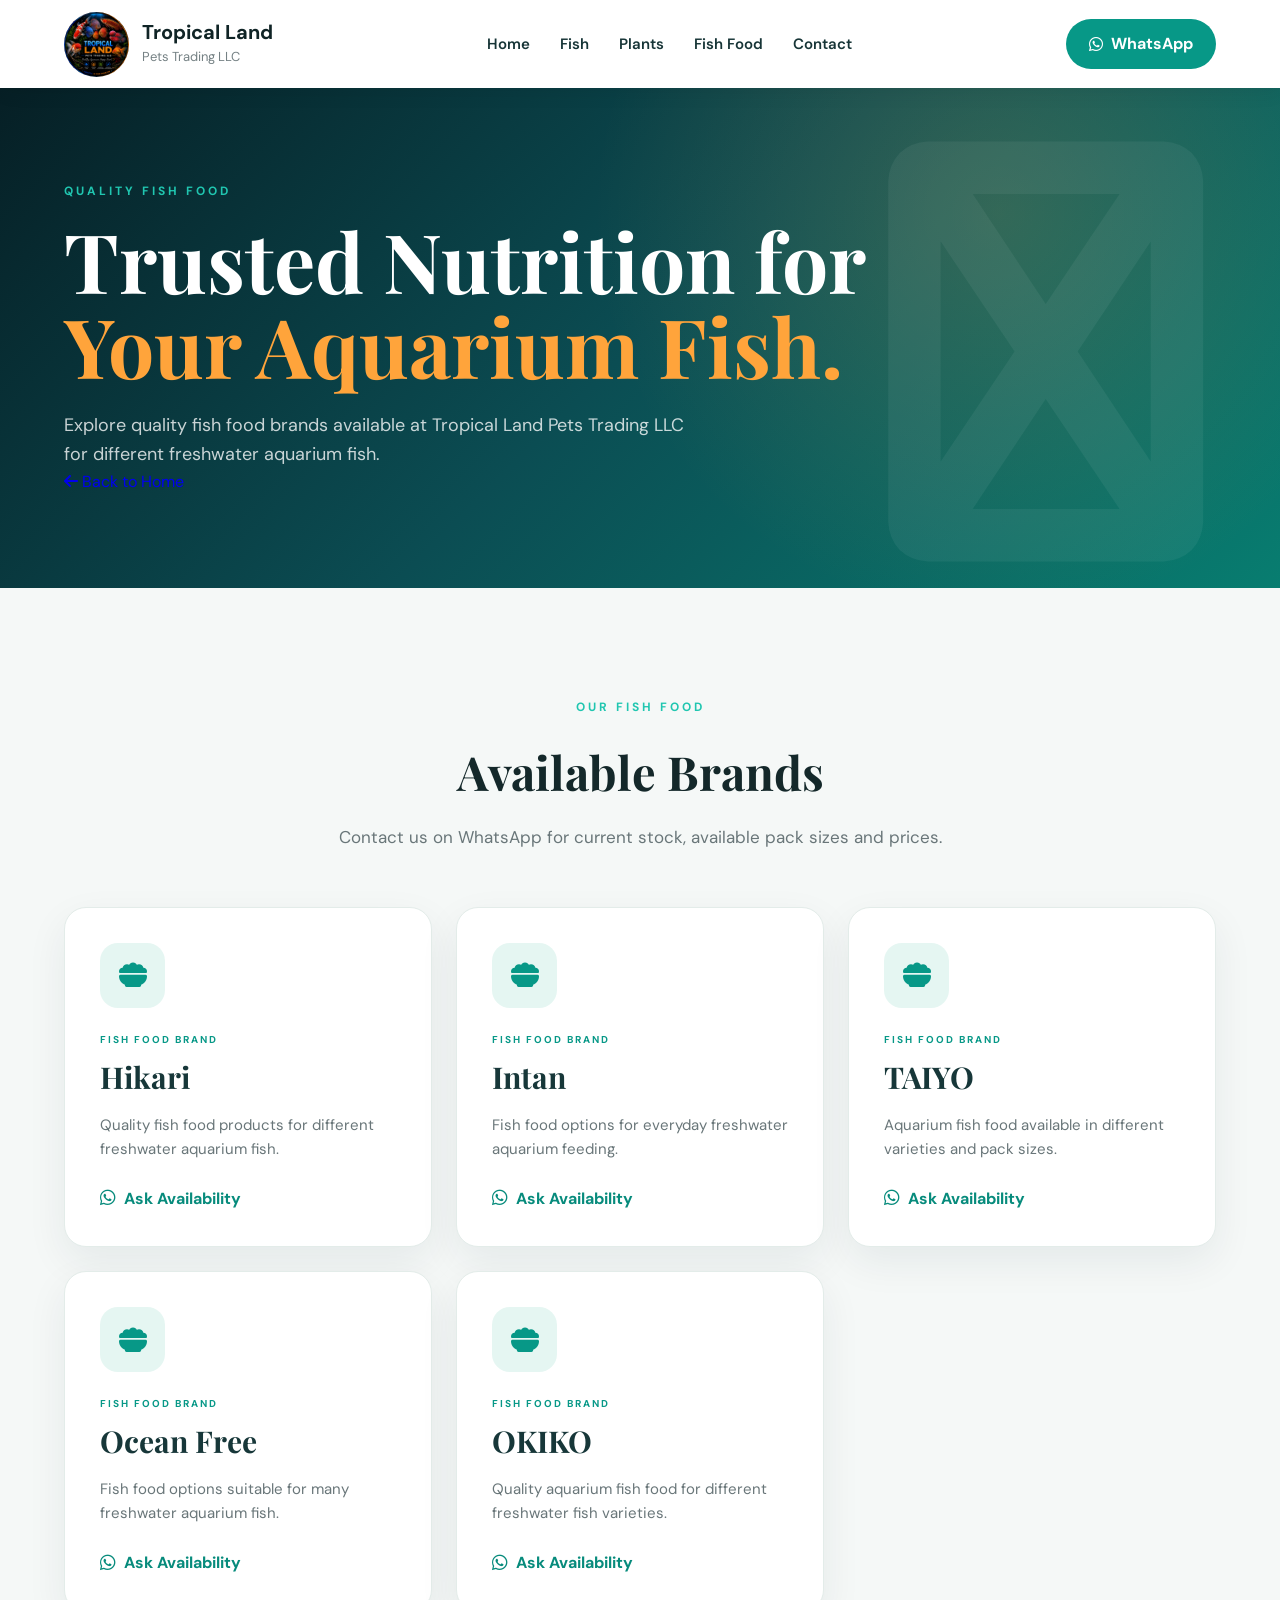
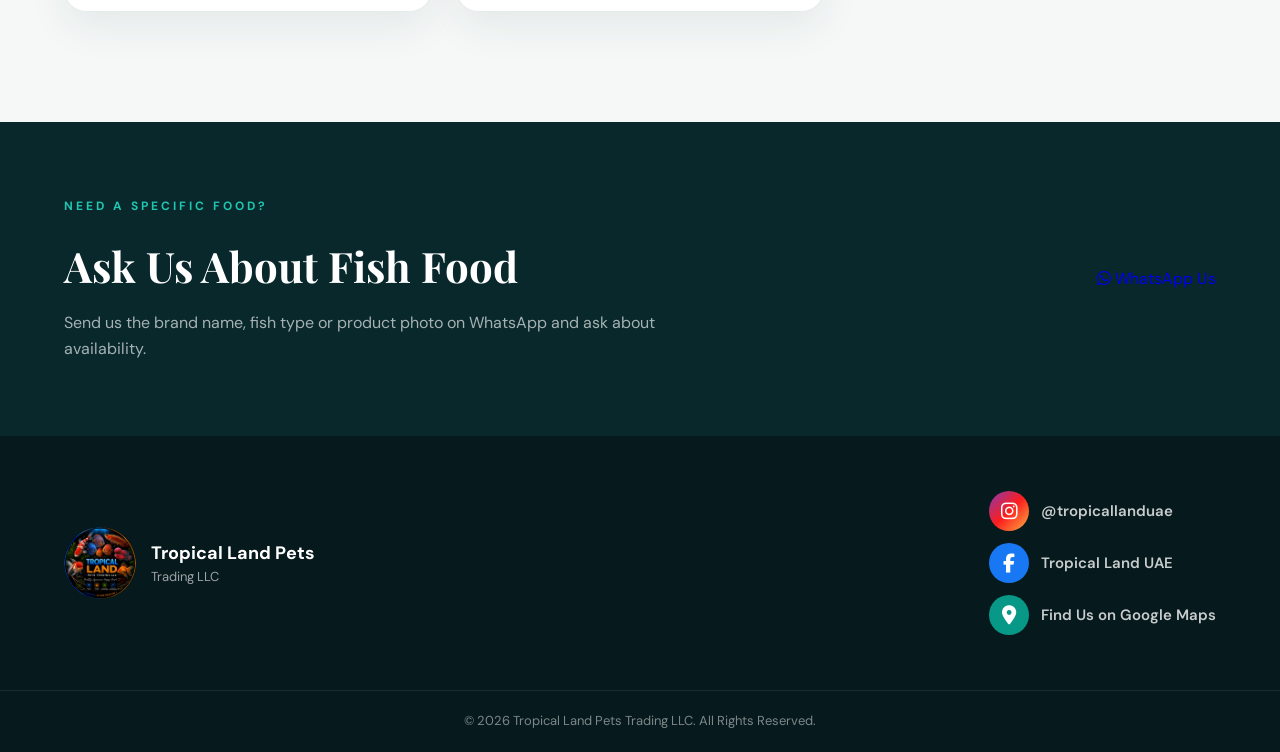
<file: food.html>
<!DOCTYPE html>
<html lang="en">

<head>
    <meta charset="UTF-8">

    <meta name="viewport"
          content="width=device-width, initial-scale=1.0">

    <meta name="description"
          content="Fish food brands available at Tropical Land Pets Trading LLC in Dubai.">

    <title>Fish Food | Tropical Land Pets Trading LLC</title>

    <link rel="stylesheet"
          href="https://cdnjs.cloudflare.com/ajax/libs/font-awesome/6.7.2/css/all.min.css">

    <link rel="stylesheet" href="style.css">
</head>


<body>


<!-- HEADER -->

<header class="header">

    <div class="container nav-wrap">

        <a href="index.html" class="brand">

            <img src="images/logo.png.png"
                 alt="Tropical Land Pets Trading LLC Logo">

            <div class="brand-text">

                <strong>Tropical Land</strong>

                <span>Pets Trading LLC</span>

            </div>

        </a>


        <nav class="nav">

            <a href="index.html">Home</a>

            <a href="fish.html">Fish</a>

            <a href="plants.html">Plants</a>

            <a href="food.html">Fish Food</a>

            <a href="index.html#contact">Contact</a>

        </nav>


        <a class="whatsapp-top"
           href="https://wa.me/971529293596"
           target="_blank"
           rel="noopener noreferrer">

            <i class="fa-brands fa-whatsapp"></i>

            WhatsApp

        </a>

    </div>

</header>



<main>


<!-- HERO -->

<section class="food-hero">

    <div class="food-hero-overlay"></div>


    <div class="container food-hero-content">

        <p class="eyebrow">

            QUALITY FISH FOOD

        </p>


        <h1>

            Trusted Nutrition for

            <span>Your Aquarium Fish.</span>

        </h1>


        <p>

            Explore quality fish food brands available
            at Tropical Land Pets Trading LLC for different
            freshwater aquarium fish.

        </p>


        <a href="index.html"
           class="back-home">

            <i class="fa-solid fa-arrow-left"></i>

            Back to Home

        </a>

    </div>

</section>



<!-- FOOD BRANDS -->

<section class="food-section">

    <div class="container">


        <div class="section-heading">

            <p class="section-label">

                OUR FISH FOOD

            </p>


            <h2>

                Available Brands

            </h2>


            <p>

                Contact us on WhatsApp for current stock,
                available pack sizes and prices.

            </p>

        </div>



        <div class="food-grid">


            <!-- HIKARI -->

            <article class="food-card">

                <div class="food-icon">

                    <i class="fa-solid fa-bowl-food"></i>

                </div>


                <p class="food-label">

                    FISH FOOD BRAND

                </p>


                <h3>Hikari</h3>


                <p>

                    Quality fish food products for
                    different freshwater aquarium fish.

                </p>


                <a href="https://wa.me/971529293596?text=Hello%20Tropical%20Land%2C%20I%20would%20like%20to%20ask%20about%20Hikari%20fish%20food."
                   target="_blank"
                   rel="noopener noreferrer"
                   class="food-button">

                    <i class="fa-brands fa-whatsapp"></i>

                    Ask Availability

                </a>

            </article>



            <!-- INTAN -->

            <article class="food-card">

                <div class="food-icon">

                    <i class="fa-solid fa-bowl-food"></i>

                </div>


                <p class="food-label">

                    FISH FOOD BRAND

                </p>


                <h3>Intan</h3>


                <p>

                    Fish food options for everyday
                    freshwater aquarium feeding.

                </p>


                <a href="https://wa.me/971529293596?text=Hello%20Tropical%20Land%2C%20I%20would%20like%20to%20ask%20about%20Intan%20fish%20food."
                   target="_blank"
                   rel="noopener noreferrer"
                   class="food-button">

                    <i class="fa-brands fa-whatsapp"></i>

                    Ask Availability

                </a>

            </article>



            <!-- TAIYO -->

            <article class="food-card">

                <div class="food-icon">

                    <i class="fa-solid fa-bowl-food"></i>

                </div>


                <p class="food-label">

                    FISH FOOD BRAND

                </p>


                <h3>TAIYO</h3>


                <p>

                    Aquarium fish food available
                    in different varieties and pack sizes.

                </p>


                <a href="https://wa.me/971529293596?text=Hello%20Tropical%20Land%2C%20I%20would%20like%20to%20ask%20about%20TAIYO%20fish%20food."
                   target="_blank"
                   rel="noopener noreferrer"
                   class="food-button">

                    <i class="fa-brands fa-whatsapp"></i>

                    Ask Availability

                </a>

            </article>



            <!-- OCEAN FREE -->

            <article class="food-card">

                <div class="food-icon">

                    <i class="fa-solid fa-bowl-food"></i>

                </div>


                <p class="food-label">

                    FISH FOOD BRAND

                </p>


                <h3>Ocean Free</h3>


                <p>

                    Fish food options suitable for
                    many freshwater aquarium fish.

                </p>


                <a href="https://wa.me/971529293596?text=Hello%20Tropical%20Land%2C%20I%20would%20like%20to%20ask%20about%20Ocean%20Free%20fish%20food."
                   target="_blank"
                   rel="noopener noreferrer"
                   class="food-button">

                    <i class="fa-brands fa-whatsapp"></i>

                    Ask Availability

                </a>

            </article>



            <!-- OKIKO -->

            <article class="food-card">

                <div class="food-icon">

                    <i class="fa-solid fa-bowl-food"></i>

                </div>


                <p class="food-label">

                    FISH FOOD BRAND

                </p>


                <h3>OKIKO</h3>


                <p>

                    Quality aquarium fish food for
                    different freshwater fish varieties.

                </p>


                <a href="https://wa.me/971529293596?text=Hello%20Tropical%20Land%2C%20I%20would%20like%20to%20ask%20about%20OKIKO%20fish%20food."
                   target="_blank"
                   rel="noopener noreferrer"
                   class="food-button">

                    <i class="fa-brands fa-whatsapp"></i>

                    Ask Availability

                </a>

            </article>


        </div>

    </div>

</section>



<!-- WHATSAPP BANNER -->

<section class="food-banner">

    <div class="container food-banner-content">

        <div>

            <p class="section-label">

                NEED A SPECIFIC FOOD?

            </p>


            <h2>

                Ask Us About Fish Food

            </h2>


            <p>

                Send us the brand name, fish type or product
                photo on WhatsApp and ask about availability.

            </p>

        </div>


        <a href="https://wa.me/971529293596"
           target="_blank"
           rel="noopener noreferrer"
           class="banner-whatsapp">

            <i class="fa-brands fa-whatsapp"></i>

            WhatsApp Us

        </a>

    </div>

</section>


</main>



<!-- FOOTER -->

<footer>

    <div class="container footer-wrap">


        <div class="footer-brand">

            <img src="images/logo.png.png"
                 alt="Tropical Land Pets Trading LLC Logo">


            <div>

                <strong>Tropical Land Pets</strong>

                <p>Trading LLC</p>

            </div>

        </div>



        <div class="social">


            <a class="social-link"
               href="https://www.instagram.com/tropicallanduae/"
               target="_blank"
               rel="noopener noreferrer">

                <span class="social-icon instagram-icon">

                    <i class="fa-brands fa-instagram"></i>

                </span>

                <span>@tropicallanduae</span>

            </a>



            <a class="social-link"
               href="https://www.facebook.com/tropicallanduae/"
               target="_blank"
               rel="noopener noreferrer">

                <span class="social-icon facebook-icon">

                    <i class="fa-brands fa-facebook-f"></i>

                </span>

                <span>Tropical Land UAE</span>

            </a>



            <a class="social-link"
               href="https://www.google.com/maps/search/?api=1&query=Birds+%26+Pet+Market+Al+Warsan+3+Dubai"
               target="_blank"
               rel="noopener noreferrer">

                <span class="social-icon location-icon">

                    <i class="fa-solid fa-location-dot"></i>

                </span>

                <span>Find Us on Google Maps</span>

            </a>


        </div>

    </div>


    <div class="copyright">

        © 2026 Tropical Land Pets Trading LLC.
        All Rights Reserved.

    </div>

</footer>


</body>

</html>
</file>
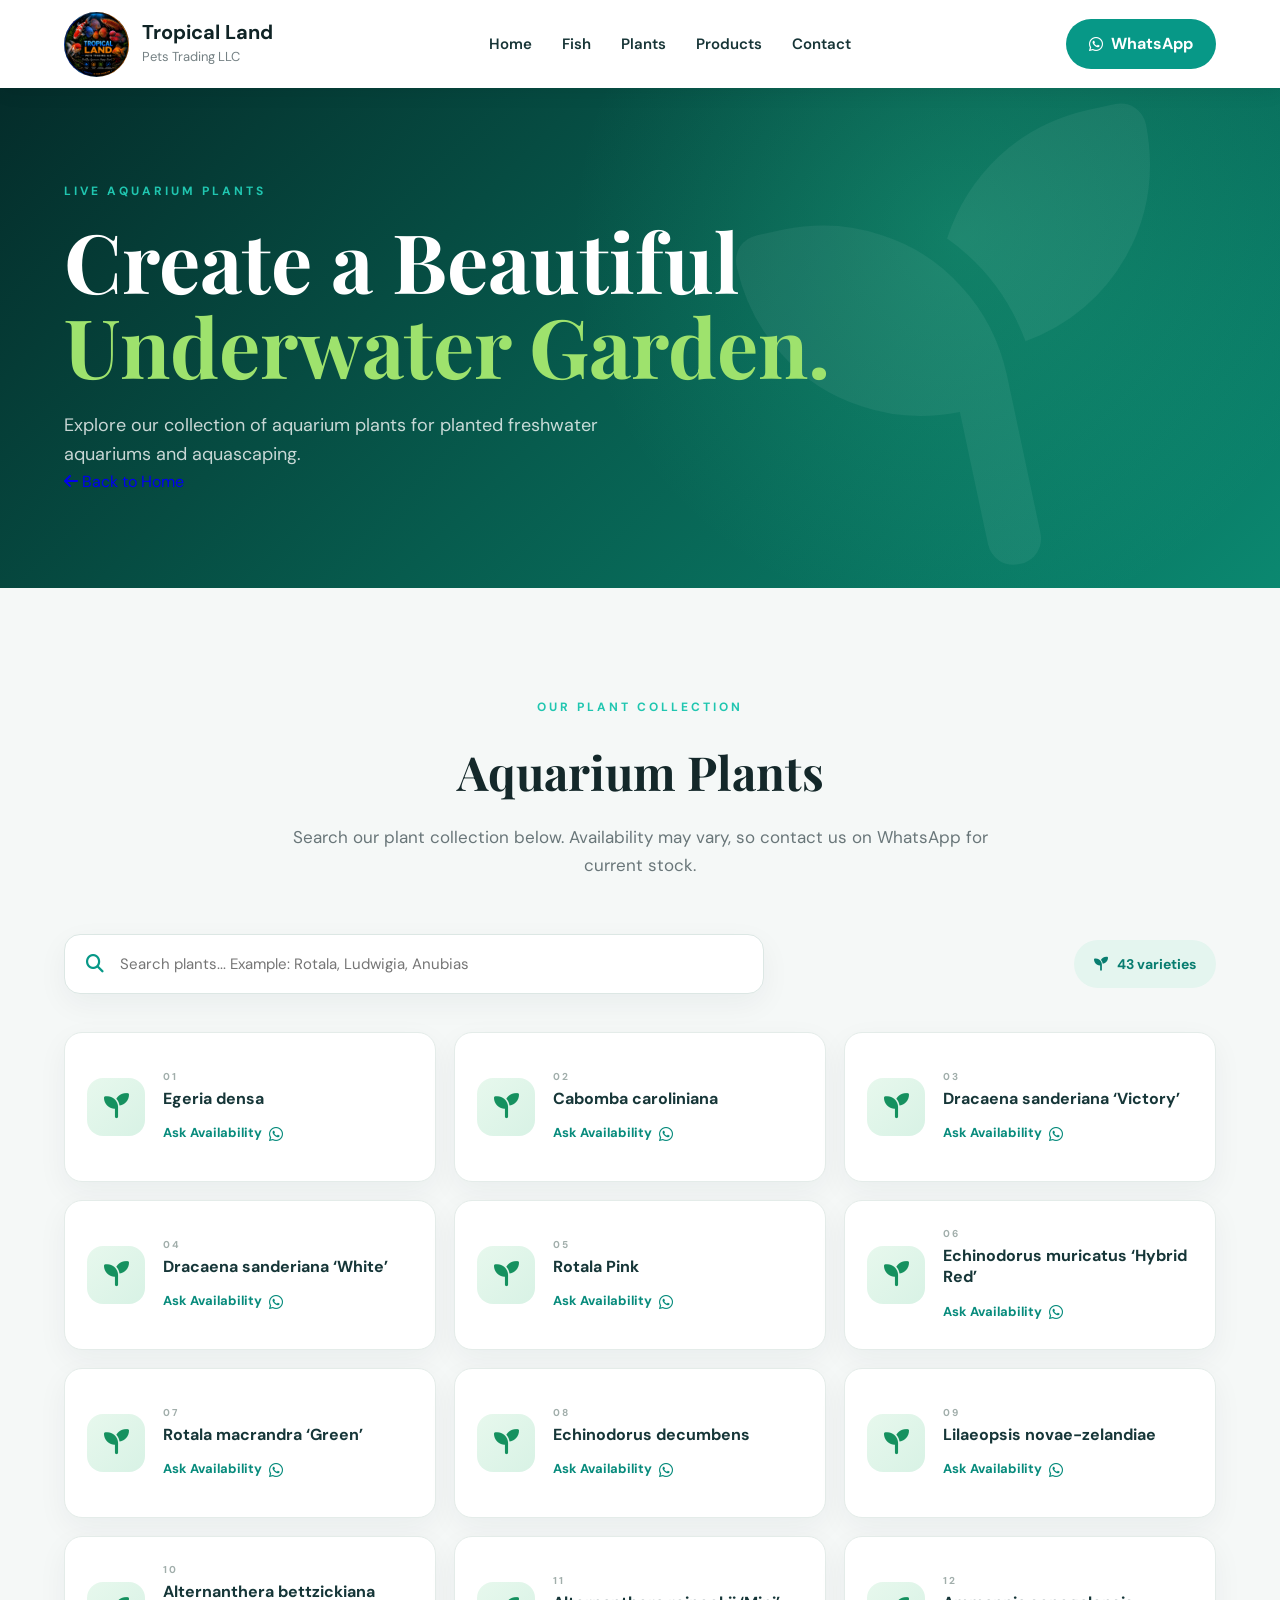
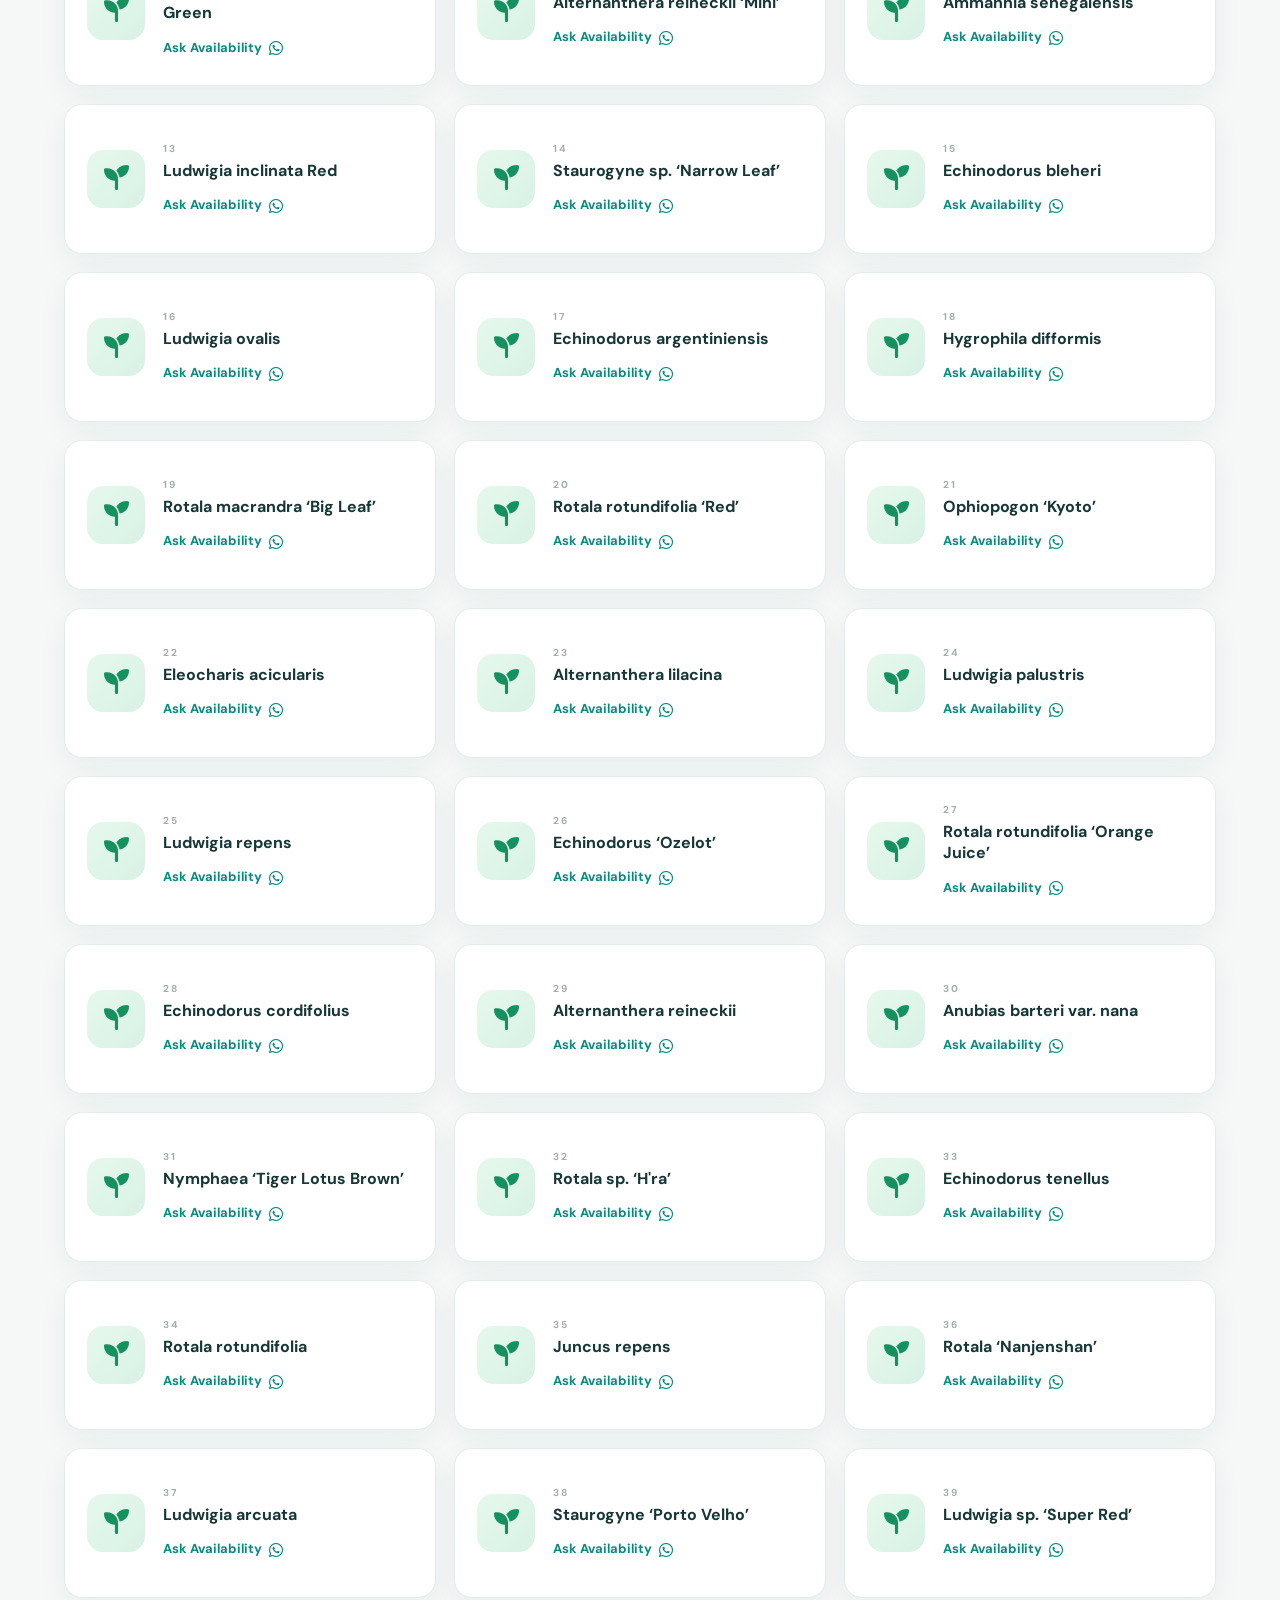
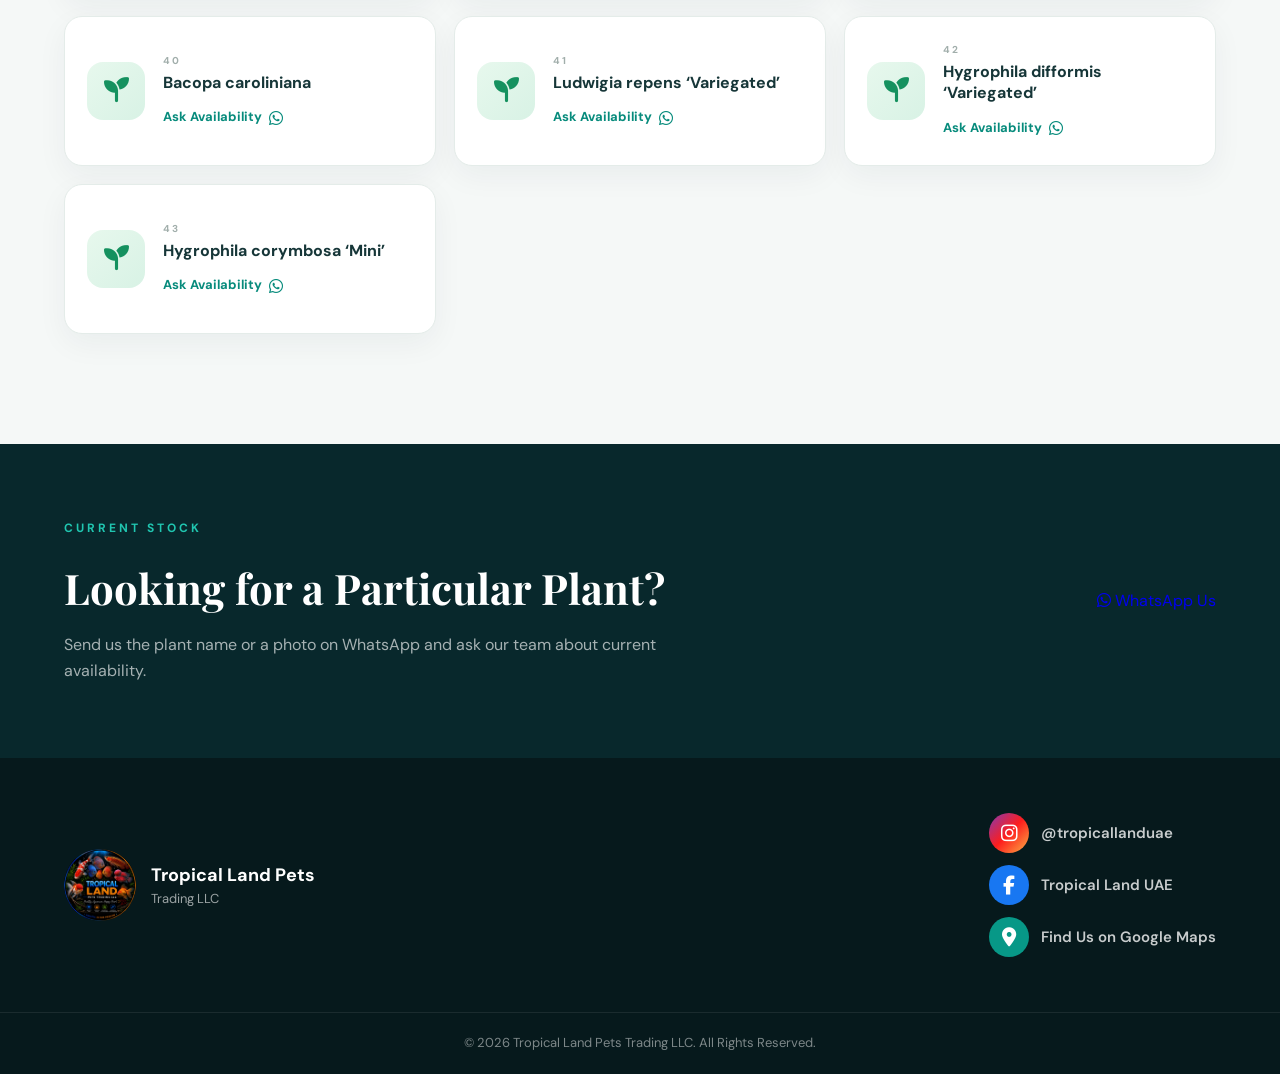
<file: plants.html>
<!DOCTYPE html>
<html lang="en">

<head>
    <meta charset="UTF-8">

    <meta name="viewport"
          content="width=device-width, initial-scale=1.0">

    <meta name="description"
          content="Aquarium plants available at Tropical Land Pets Trading LLC, Al Warsan 3, Dubai.">

    <title>Aquarium Plants | Tropical Land Pets Trading LLC</title>

    <link rel="stylesheet"
          href="https://cdnjs.cloudflare.com/ajax/libs/font-awesome/6.7.2/css/all.min.css">

    <link rel="stylesheet" href="style.css">
</head>


<body>


<!-- HEADER -->

<header class="header">

    <div class="container nav-wrap">

        <a href="index.html" class="brand">

            <img src="images/logo.png.png"
                 alt="Tropical Land Pets Trading LLC Logo">

            <div class="brand-text">

                <strong>Tropical Land</strong>

                <span>Pets Trading LLC</span>

            </div>

        </a>


        <nav class="nav">

            <a href="index.html">Home</a>

            <a href="fish.html">Fish</a>

            <a href="plants.html">Plants</a>

            <a href="index.html#products">Products</a>

            <a href="index.html#contact">Contact</a>

        </nav>


        <a class="whatsapp-top"
           href="https://wa.me/971529293596"
           target="_blank"
           rel="noopener noreferrer">

            <i class="fa-brands fa-whatsapp"></i>

            WhatsApp

        </a>

    </div>

</header>



<main>


<!-- PLANT HERO -->

<section class="plant-hero">

    <div class="plant-hero-overlay"></div>


    <div class="container plant-hero-content">

        <p class="eyebrow">

            LIVE AQUARIUM PLANTS

        </p>


        <h1>

            Create a Beautiful

            <span>Underwater Garden.</span>

        </h1>


        <p>

            Explore our collection of aquarium plants
            for planted freshwater aquariums and aquascaping.

        </p>


        <a href="index.html"
           class="back-home">

            <i class="fa-solid fa-arrow-left"></i>

            Back to Home

        </a>

    </div>

</section>



<!-- PLANT CATALOGUE -->

<section class="plant-catalogue">

    <div class="container">


        <div class="section-heading">

            <p class="section-label">

                OUR PLANT COLLECTION

            </p>


            <h2>

                Aquarium Plants

            </h2>


            <p>

                Search our plant collection below.
                Availability may vary, so contact us on
                WhatsApp for current stock.

            </p>

        </div>



        <!-- SEARCH -->

        <div class="plant-search-wrap">

            <div class="plant-search">

                <i class="fa-solid fa-magnifying-glass"></i>

                <input
                    type="text"
                    id="plantSearch"
                    placeholder="Search plants... Example: Rotala, Ludwigia, Anubias">

            </div>


            <div class="plant-count">

                <i class="fa-solid fa-seedling"></i>

                <span id="plantCount">43 varieties</span>

            </div>

        </div>



        <!-- PLANT GRID -->

        <div class="plant-grid" id="plantGrid">


            <article class="plant-item"
                     data-name="Egeria densa">

                <div class="plant-icon">
                    <i class="fa-solid fa-seedling"></i>
                </div>

                <div class="plant-details">

                    <span>01</span>

                    <h3>Egeria densa</h3>

                    <a href="https://wa.me/971529293596?text=Hello%20Tropical%20Land%2C%20is%20Egeria%20densa%20available%3F"
                       target="_blank"
                       rel="noopener noreferrer">

                        Ask Availability

                        <i class="fa-brands fa-whatsapp"></i>

                    </a>

                </div>

            </article>



            <article class="plant-item"
                     data-name="Cabomba caroliniana">

                <div class="plant-icon">
                    <i class="fa-solid fa-seedling"></i>
                </div>

                <div class="plant-details">

                    <span>02</span>

                    <h3>Cabomba caroliniana</h3>

                    <a href="https://wa.me/971529293596?text=Hello%20Tropical%20Land%2C%20is%20Cabomba%20caroliniana%20available%3F"
                       target="_blank"
                       rel="noopener noreferrer">

                        Ask Availability

                        <i class="fa-brands fa-whatsapp"></i>

                    </a>

                </div>

            </article>



            <article class="plant-item"
                     data-name="Dracaena sanderiana Victory">

                <div class="plant-icon">
                    <i class="fa-solid fa-seedling"></i>
                </div>

                <div class="plant-details">

                    <span>03</span>

                    <h3>Dracaena sanderiana ‘Victory’</h3>

                    <a href="https://wa.me/971529293596?text=Hello%20Tropical%20Land%2C%20is%20Dracaena%20sanderiana%20Victory%20available%3F"
                       target="_blank"
                       rel="noopener noreferrer">

                        Ask Availability

                        <i class="fa-brands fa-whatsapp"></i>

                    </a>

                </div>

            </article>



            <article class="plant-item"
                     data-name="Dracaena sanderiana White">

                <div class="plant-icon">
                    <i class="fa-solid fa-seedling"></i>
                </div>

                <div class="plant-details">

                    <span>04</span>

                    <h3>Dracaena sanderiana ‘White’</h3>

                    <a href="https://wa.me/971529293596?text=Hello%20Tropical%20Land%2C%20is%20Dracaena%20sanderiana%20White%20available%3F"
                       target="_blank"
                       rel="noopener noreferrer">

                        Ask Availability

                        <i class="fa-brands fa-whatsapp"></i>

                    </a>

                </div>

            </article>



            <article class="plant-item"
                     data-name="Rotala Pink">

                <div class="plant-icon">
                    <i class="fa-solid fa-seedling"></i>
                </div>

                <div class="plant-details">

                    <span>05</span>

                    <h3>Rotala Pink</h3>

                    <a href="https://wa.me/971529293596?text=Hello%20Tropical%20Land%2C%20is%20Rotala%20Pink%20available%3F"
                       target="_blank"
                       rel="noopener noreferrer">

                        Ask Availability

                        <i class="fa-brands fa-whatsapp"></i>

                    </a>

                </div>

            </article>



            <article class="plant-item"
                     data-name="Echinodorus muricatus Hybrid Red">

                <div class="plant-icon">
                    <i class="fa-solid fa-seedling"></i>
                </div>

                <div class="plant-details">

                    <span>06</span>

                    <h3>Echinodorus muricatus ‘Hybrid Red’</h3>

                    <a href="https://wa.me/971529293596?text=Hello%20Tropical%20Land%2C%20is%20Echinodorus%20muricatus%20Hybrid%20Red%20available%3F"
                       target="_blank"
                       rel="noopener noreferrer">

                        Ask Availability

                        <i class="fa-brands fa-whatsapp"></i>

                    </a>

                </div>

            </article>



            <article class="plant-item"
                     data-name="Rotala macrandra Green">

                <div class="plant-icon">
                    <i class="fa-solid fa-seedling"></i>
                </div>

                <div class="plant-details">

                    <span>07</span>

                    <h3>Rotala macrandra ‘Green’</h3>

                    <a href="https://wa.me/971529293596?text=Hello%20Tropical%20Land%2C%20is%20Rotala%20macrandra%20Green%20available%3F"
                       target="_blank"
                       rel="noopener noreferrer">

                        Ask Availability

                        <i class="fa-brands fa-whatsapp"></i>

                    </a>

                </div>

            </article>



            <article class="plant-item"
                     data-name="Echinodorus decumbens">

                <div class="plant-icon">
                    <i class="fa-solid fa-seedling"></i>
                </div>

                <div class="plant-details">

                    <span>08</span>

                    <h3>Echinodorus decumbens</h3>

                    <a href="https://wa.me/971529293596?text=Hello%20Tropical%20Land%2C%20is%20Echinodorus%20decumbens%20available%3F"
                       target="_blank"
                       rel="noopener noreferrer">

                        Ask Availability

                        <i class="fa-brands fa-whatsapp"></i>

                    </a>

                </div>

            </article>



            <article class="plant-item"
                     data-name="Lilaeopsis novae-zelandiae">

                <div class="plant-icon">
                    <i class="fa-solid fa-seedling"></i>
                </div>

                <div class="plant-details">

                    <span>09</span>

                    <h3>Lilaeopsis novae-zelandiae</h3>

                    <a href="https://wa.me/971529293596?text=Hello%20Tropical%20Land%2C%20is%20Lilaeopsis%20novae-zelandiae%20available%3F"
                       target="_blank"
                       rel="noopener noreferrer">

                        Ask Availability

                        <i class="fa-brands fa-whatsapp"></i>

                    </a>

                </div>

            </article>



            <article class="plant-item"
                     data-name="Alternanthera bettzickiana Green">

                <div class="plant-icon">
                    <i class="fa-solid fa-seedling"></i>
                </div>

                <div class="plant-details">

                    <span>10</span>

                    <h3>Alternanthera bettzickiana Green</h3>

                    <a href="https://wa.me/971529293596?text=Hello%20Tropical%20Land%2C%20is%20Alternanthera%20bettzickiana%20Green%20available%3F"
                       target="_blank"
                       rel="noopener noreferrer">

                        Ask Availability

                        <i class="fa-brands fa-whatsapp"></i>

                    </a>

                </div>

            </article>



            <article class="plant-item"
                     data-name="Alternanthera reineckii Mini">

                <div class="plant-icon">
                    <i class="fa-solid fa-seedling"></i>
                </div>

                <div class="plant-details">

                    <span>11</span>

                    <h3>Alternanthera reineckii ‘Mini’</h3>

                    <a href="https://wa.me/971529293596?text=Hello%20Tropical%20Land%2C%20is%20Alternanthera%20reineckii%20Mini%20available%3F"
                       target="_blank"
                       rel="noopener noreferrer">

                        Ask Availability

                        <i class="fa-brands fa-whatsapp"></i>

                    </a>

                </div>

            </article>



            <article class="plant-item"
                     data-name="Ammannia senegalensis">

                <div class="plant-icon">
                    <i class="fa-solid fa-seedling"></i>
                </div>

                <div class="plant-details">

                    <span>12</span>

                    <h3>Ammannia senegalensis</h3>

                    <a href="https://wa.me/971529293596?text=Hello%20Tropical%20Land%2C%20is%20Ammannia%20senegalensis%20available%3F"
                       target="_blank"
                       rel="noopener noreferrer">

                        Ask Availability

                        <i class="fa-brands fa-whatsapp"></i>

                    </a>

                </div>

            </article>



            <article class="plant-item"
                     data-name="Ludwigia inclinata Red">

                <div class="plant-icon">
                    <i class="fa-solid fa-seedling"></i>
                </div>

                <div class="plant-details">

                    <span>13</span>

                    <h3>Ludwigia inclinata Red</h3>

                    <a href="https://wa.me/971529293596?text=Hello%20Tropical%20Land%2C%20is%20Ludwigia%20inclinata%20Red%20available%3F"
                       target="_blank"
                       rel="noopener noreferrer">

                        Ask Availability

                        <i class="fa-brands fa-whatsapp"></i>

                    </a>

                </div>

            </article>



            <article class="plant-item"
                     data-name="Staurogyne Narrow Leaf">

                <div class="plant-icon">
                    <i class="fa-solid fa-seedling"></i>
                </div>

                <div class="plant-details">

                    <span>14</span>

                    <h3>Staurogyne sp. ‘Narrow Leaf’</h3>

                    <a href="https://wa.me/971529293596?text=Hello%20Tropical%20Land%2C%20is%20Staurogyne%20Narrow%20Leaf%20available%3F"
                       target="_blank"
                       rel="noopener noreferrer">

                        Ask Availability

                        <i class="fa-brands fa-whatsapp"></i>

                    </a>

                </div>

            </article>



            <article class="plant-item"
                     data-name="Echinodorus bleheri">

                <div class="plant-icon">
                    <i class="fa-solid fa-seedling"></i>
                </div>

                <div class="plant-details">

                    <span>15</span>

                    <h3>Echinodorus bleheri</h3>

                    <a href="https://wa.me/971529293596?text=Hello%20Tropical%20Land%2C%20is%20Echinodorus%20bleheri%20available%3F"
                       target="_blank"
                       rel="noopener noreferrer">

                        Ask Availability

                        <i class="fa-brands fa-whatsapp"></i>

                    </a>

                </div>

            </article>



            <article class="plant-item"
                     data-name="Ludwigia ovalis">

                <div class="plant-icon">
                    <i class="fa-solid fa-seedling"></i>
                </div>

                <div class="plant-details">

                    <span>16</span>

                    <h3>Ludwigia ovalis</h3>

                    <a href="https://wa.me/971529293596?text=Hello%20Tropical%20Land%2C%20is%20Ludwigia%20ovalis%20available%3F"
                       target="_blank"
                       rel="noopener noreferrer">

                        Ask Availability

                        <i class="fa-brands fa-whatsapp"></i>

                    </a>

                </div>

            </article>



            <article class="plant-item"
                     data-name="Echinodorus argentiniensis">

                <div class="plant-icon">
                    <i class="fa-solid fa-seedling"></i>
                </div>

                <div class="plant-details">

                    <span>17</span>

                    <h3>Echinodorus argentiniensis</h3>

                    <a href="https://wa.me/971529293596?text=Hello%20Tropical%20Land%2C%20is%20Echinodorus%20argentiniensis%20available%3F"
                       target="_blank"
                       rel="noopener noreferrer">

                        Ask Availability

                        <i class="fa-brands fa-whatsapp"></i>

                    </a>

                </div>

            </article>



            <article class="plant-item"
                     data-name="Hygrophila difformis">

                <div class="plant-icon">
                    <i class="fa-solid fa-seedling"></i>
                </div>

                <div class="plant-details">

                    <span>18</span>

                    <h3>Hygrophila difformis</h3>

                    <a href="https://wa.me/971529293596?text=Hello%20Tropical%20Land%2C%20is%20Hygrophila%20difformis%20available%3F"
                       target="_blank"
                       rel="noopener noreferrer">

                        Ask Availability

                        <i class="fa-brands fa-whatsapp"></i>

                    </a>

                </div>

            </article>



            <article class="plant-item"
                     data-name="Rotala macrandra Big Leaf">

                <div class="plant-icon">
                    <i class="fa-solid fa-seedling"></i>
                </div>

                <div class="plant-details">

                    <span>19</span>

                    <h3>Rotala macrandra ‘Big Leaf’</h3>

                    <a href="https://wa.me/971529293596?text=Hello%20Tropical%20Land%2C%20is%20Rotala%20macrandra%20Big%20Leaf%20available%3F"
                       target="_blank"
                       rel="noopener noreferrer">

                        Ask Availability

                        <i class="fa-brands fa-whatsapp"></i>

                    </a>

                </div>

            </article>



            <article class="plant-item"
                     data-name="Rotala rotundifolia Red">

                <div class="plant-icon">
                    <i class="fa-solid fa-seedling"></i>
                </div>

                <div class="plant-details">

                    <span>20</span>

                    <h3>Rotala rotundifolia ‘Red’</h3>

                    <a href="https://wa.me/971529293596?text=Hello%20Tropical%20Land%2C%20is%20Rotala%20rotundifolia%20Red%20available%3F"
                       target="_blank"
                       rel="noopener noreferrer">

                        Ask Availability

                        <i class="fa-brands fa-whatsapp"></i>

                    </a>

                </div>

            </article>



            <article class="plant-item"
                     data-name="Ophiopogon Kyoto">

                <div class="plant-icon">
                    <i class="fa-solid fa-seedling"></i>
                </div>

                <div class="plant-details">

                    <span>21</span>

                    <h3>Ophiopogon ‘Kyoto’</h3>

                    <a href="https://wa.me/971529293596?text=Hello%20Tropical%20Land%2C%20is%20Ophiopogon%20Kyoto%20available%3F"
                       target="_blank"
                       rel="noopener noreferrer">

                        Ask Availability

                        <i class="fa-brands fa-whatsapp"></i>

                    </a>

                </div>

            </article>



            <article class="plant-item"
                     data-name="Eleocharis acicularis">

                <div class="plant-icon">
                    <i class="fa-solid fa-seedling"></i>
                </div>

                <div class="plant-details">

                    <span>22</span>

                    <h3>Eleocharis acicularis</h3>

                    <a href="https://wa.me/971529293596?text=Hello%20Tropical%20Land%2C%20is%20Eleocharis%20acicularis%20available%3F"
                       target="_blank"
                       rel="noopener noreferrer">

                        Ask Availability

                        <i class="fa-brands fa-whatsapp"></i>

                    </a>

                </div>

            </article>



            <article class="plant-item"
                     data-name="Alternanthera lilacina">

                <div class="plant-icon">
                    <i class="fa-solid fa-seedling"></i>
                </div>

                <div class="plant-details">

                    <span>23</span>

                    <h3>Alternanthera lilacina</h3>

                    <a href="https://wa.me/971529293596?text=Hello%20Tropical%20Land%2C%20is%20Alternanthera%20lilacina%20available%3F"
                       target="_blank"
                       rel="noopener noreferrer">

                        Ask Availability

                        <i class="fa-brands fa-whatsapp"></i>

                    </a>

                </div>

            </article>



            <article class="plant-item"
                     data-name="Ludwigia palustris">

                <div class="plant-icon">
                    <i class="fa-solid fa-seedling"></i>
                </div>

                <div class="plant-details">

                    <span>24</span>

                    <h3>Ludwigia palustris</h3>

                    <a href="https://wa.me/971529293596?text=Hello%20Tropical%20Land%2C%20is%20Ludwigia%20palustris%20available%3F"
                       target="_blank"
                       rel="noopener noreferrer">

                        Ask Availability

                        <i class="fa-brands fa-whatsapp"></i>

                    </a>

                </div>

            </article>



            <article class="plant-item"
                     data-name="Ludwigia repens">

                <div class="plant-icon">
                    <i class="fa-solid fa-seedling"></i>
                </div>

                <div class="plant-details">

                    <span>25</span>

                    <h3>Ludwigia repens</h3>

                    <a href="https://wa.me/971529293596?text=Hello%20Tropical%20Land%2C%20is%20Ludwigia%20repens%20available%3F"
                       target="_blank"
                       rel="noopener noreferrer">

                        Ask Availability

                        <i class="fa-brands fa-whatsapp"></i>

                    </a>

                </div>

            </article>



            <article class="plant-item"
                     data-name="Echinodorus Ozelot">

                <div class="plant-icon">
                    <i class="fa-solid fa-seedling"></i>
                </div>

                <div class="plant-details">

                    <span>26</span>

                    <h3>Echinodorus ‘Ozelot’</h3>

                    <a href="https://wa.me/971529293596?text=Hello%20Tropical%20Land%2C%20is%20Echinodorus%20Ozelot%20available%3F"
                       target="_blank"
                       rel="noopener noreferrer">

                        Ask Availability

                        <i class="fa-brands fa-whatsapp"></i>

                    </a>

                </div>

            </article>



            <article class="plant-item"
                     data-name="Rotala rotundifolia Orange Juice">

                <div class="plant-icon">
                    <i class="fa-solid fa-seedling"></i>
                </div>

                <div class="plant-details">

                    <span>27</span>

                    <h3>Rotala rotundifolia ‘Orange Juice’</h3>

                    <a href="https://wa.me/971529293596?text=Hello%20Tropical%20Land%2C%20is%20Rotala%20Orange%20Juice%20available%3F"
                       target="_blank"
                       rel="noopener noreferrer">

                        Ask Availability

                        <i class="fa-brands fa-whatsapp"></i>

                    </a>

                </div>

            </article>



            <article class="plant-item"
                     data-name="Echinodorus cordifolius">

                <div class="plant-icon">
                    <i class="fa-solid fa-seedling"></i>
                </div>

                <div class="plant-details">

                    <span>28</span>

                    <h3>Echinodorus cordifolius</h3>

                    <a href="https://wa.me/971529293596?text=Hello%20Tropical%20Land%2C%20is%20Echinodorus%20cordifolius%20available%3F"
                       target="_blank"
                       rel="noopener noreferrer">

                        Ask Availability

                        <i class="fa-brands fa-whatsapp"></i>

                    </a>

                </div>

            </article>



            <article class="plant-item"
                     data-name="Alternanthera reineckii">

                <div class="plant-icon">
                    <i class="fa-solid fa-seedling"></i>
                </div>

                <div class="plant-details">

                    <span>29</span>

                    <h3>Alternanthera reineckii</h3>

                    <a href="https://wa.me/971529293596?text=Hello%20Tropical%20Land%2C%20is%20Alternanthera%20reineckii%20available%3F"
                       target="_blank"
                       rel="noopener noreferrer">

                        Ask Availability

                        <i class="fa-brands fa-whatsapp"></i>

                    </a>

                </div>

            </article>



            <article class="plant-item"
                     data-name="Anubias barteri var nana">

                <div class="plant-icon">
                    <i class="fa-solid fa-seedling"></i>
                </div>

                <div class="plant-details">

                    <span>30</span>

                    <h3>Anubias barteri var. nana</h3>

                    <a href="https://wa.me/971529293596?text=Hello%20Tropical%20Land%2C%20is%20Anubias%20barteri%20var%20nana%20available%3F"
                       target="_blank"
                       rel="noopener noreferrer">

                        Ask Availability

                        <i class="fa-brands fa-whatsapp"></i>

                    </a>

                </div>

            </article>



            <article class="plant-item"
                     data-name="Nymphaea Tiger Lotus Brown">

                <div class="plant-icon">
                    <i class="fa-solid fa-seedling"></i>
                </div>

                <div class="plant-details">

                    <span>31</span>

                    <h3>Nymphaea ‘Tiger Lotus Brown’</h3>

                    <a href="https://wa.me/971529293596?text=Hello%20Tropical%20Land%2C%20is%20Tiger%20Lotus%20Brown%20available%3F"
                       target="_blank"
                       rel="noopener noreferrer">

                        Ask Availability

                        <i class="fa-brands fa-whatsapp"></i>

                    </a>

                </div>

            </article>



            <article class="plant-item"
                     data-name="Rotala HRA H'ra">

                <div class="plant-icon">
                    <i class="fa-solid fa-seedling"></i>
                </div>

                <div class="plant-details">

                    <span>32</span>

                    <h3>Rotala sp. ‘H'ra’</h3>

                    <a href="https://wa.me/971529293596?text=Hello%20Tropical%20Land%2C%20is%20Rotala%20Hra%20available%3F"
                       target="_blank"
                       rel="noopener noreferrer">

                        Ask Availability

                        <i class="fa-brands fa-whatsapp"></i>

                    </a>

                </div>

            </article>



            <article class="plant-item"
                     data-name="Echinodorus tenellus">

                <div class="plant-icon">
                    <i class="fa-solid fa-seedling"></i>
                </div>

                <div class="plant-details">

                    <span>33</span>

                    <h3>Echinodorus tenellus</h3>

                    <a href="https://wa.me/971529293596?text=Hello%20Tropical%20Land%2C%20is%20Echinodorus%20tenellus%20available%3F"
                       target="_blank"
                       rel="noopener noreferrer">

                        Ask Availability

                        <i class="fa-brands fa-whatsapp"></i>

                    </a>

                </div>

            </article>



            <article class="plant-item"
                     data-name="Rotala rotundifolia">

                <div class="plant-icon">
                    <i class="fa-solid fa-seedling"></i>
                </div>

                <div class="plant-details">

                    <span>34</span>

                    <h3>Rotala rotundifolia</h3>

                    <a href="https://wa.me/971529293596?text=Hello%20Tropical%20Land%2C%20is%20Rotala%20rotundifolia%20available%3F"
                       target="_blank"
                       rel="noopener noreferrer">

                        Ask Availability

                        <i class="fa-brands fa-whatsapp"></i>

                    </a>

                </div>

            </article>



            <article class="plant-item"
                     data-name="Juncus repens">

                <div class="plant-icon">
                    <i class="fa-solid fa-seedling"></i>
                </div>

                <div class="plant-details">

                    <span>35</span>

                    <h3>Juncus repens</h3>

                    <a href="https://wa.me/971529293596?text=Hello%20Tropical%20Land%2C%20is%20Juncus%20repens%20available%3F"
                       target="_blank"
                       rel="noopener noreferrer">

                        Ask Availability

                        <i class="fa-brands fa-whatsapp"></i>

                    </a>

                </div>

            </article>



            <article class="plant-item"
                     data-name="Rotala Nanjenshan">

                <div class="plant-icon">
                    <i class="fa-solid fa-seedling"></i>
                </div>

                <div class="plant-details">

                    <span>36</span>

                    <h3>Rotala ‘Nanjenshan’</h3>

                    <a href="https://wa.me/971529293596?text=Hello%20Tropical%20Land%2C%20is%20Rotala%20Nanjenshan%20available%3F"
                       target="_blank"
                       rel="noopener noreferrer">

                        Ask Availability

                        <i class="fa-brands fa-whatsapp"></i>

                    </a>

                </div>

            </article>



            <article class="plant-item"
                     data-name="Ludwigia arcuata">

                <div class="plant-icon">
                    <i class="fa-solid fa-seedling"></i>
                </div>

                <div class="plant-details">

                    <span>37</span>

                    <h3>Ludwigia arcuata</h3>

                    <a href="https://wa.me/971529293596?text=Hello%20Tropical%20Land%2C%20is%20Ludwigia%20arcuata%20available%3F"
                       target="_blank"
                       rel="noopener noreferrer">

                        Ask Availability

                        <i class="fa-brands fa-whatsapp"></i>

                    </a>

                </div>

            </article>



            <article class="plant-item"
                     data-name="Staurogyne Porto Velho">

                <div class="plant-icon">
                    <i class="fa-solid fa-seedling"></i>
                </div>

                <div class="plant-details">

                    <span>38</span>

                    <h3>Staurogyne ‘Porto Velho’</h3>

                    <a href="https://wa.me/971529293596?text=Hello%20Tropical%20Land%2C%20is%20Staurogyne%20Porto%20Velho%20available%3F"
                       target="_blank"
                       rel="noopener noreferrer">

                        Ask Availability

                        <i class="fa-brands fa-whatsapp"></i>

                    </a>

                </div>

            </article>



            <article class="plant-item"
                     data-name="Ludwigia Super Red">

                <div class="plant-icon">
                    <i class="fa-solid fa-seedling"></i>
                </div>

                <div class="plant-details">

                    <span>39</span>

                    <h3>Ludwigia sp. ‘Super Red’</h3>

                    <a href="https://wa.me/971529293596?text=Hello%20Tropical%20Land%2C%20is%20Ludwigia%20Super%20Red%20available%3F"
                       target="_blank"
                       rel="noopener noreferrer">

                        Ask Availability

                        <i class="fa-brands fa-whatsapp"></i>

                    </a>

                </div>

            </article>



            <article class="plant-item"
                     data-name="Bacopa caroliniana">

                <div class="plant-icon">
                    <i class="fa-solid fa-seedling"></i>
                </div>

                <div class="plant-details">

                    <span>40</span>

                    <h3>Bacopa caroliniana</h3>

                    <a href="https://wa.me/971529293596?text=Hello%20Tropical%20Land%2C%20is%20Bacopa%20caroliniana%20available%3F"
                       target="_blank"
                       rel="noopener noreferrer">

                        Ask Availability

                        <i class="fa-brands fa-whatsapp"></i>

                    </a>

                </div>

            </article>



            <article class="plant-item"
                     data-name="Ludwigia repens Variegated">

                <div class="plant-icon">
                    <i class="fa-solid fa-seedling"></i>
                </div>

                <div class="plant-details">

                    <span>41</span>

                    <h3>Ludwigia repens ‘Variegated’</h3>

                    <a href="https://wa.me/971529293596?text=Hello%20Tropical%20Land%2C%20is%20Ludwigia%20repens%20Variegated%20available%3F"
                       target="_blank"
                       rel="noopener noreferrer">

                        Ask Availability

                        <i class="fa-brands fa-whatsapp"></i>

                    </a>

                </div>

            </article>



            <article class="plant-item"
                     data-name="Hygrophila difformis Variegated">

                <div class="plant-icon">
                    <i class="fa-solid fa-seedling"></i>
                </div>

                <div class="plant-details">

                    <span>42</span>

                    <h3>Hygrophila difformis ‘Variegated’</h3>

                    <a href="https://wa.me/971529293596?text=Hello%20Tropical%20Land%2C%20is%20Hygrophila%20difformis%20Variegated%20available%3F"
                       target="_blank"
                       rel="noopener noreferrer">

                        Ask Availability

                        <i class="fa-brands fa-whatsapp"></i>

                    </a>

                </div>

            </article>



            <article class="plant-item"
                     data-name="Hygrophila corymbosa Mini">

                <div class="plant-icon">
                    <i class="fa-solid fa-seedling"></i>
                </div>

                <div class="plant-details">

                    <span>43</span>

                    <h3>Hygrophila corymbosa ‘Mini’</h3>

                    <a href="https://wa.me/971529293596?text=Hello%20Tropical%20Land%2C%20is%20Hygrophila%20corymbosa%20Mini%20available%3F"
                       target="_blank"
                       rel="noopener noreferrer">

                        Ask Availability

                        <i class="fa-brands fa-whatsapp"></i>

                    </a>

                </div>

            </article>


        </div>



        <!-- NO RESULTS -->

        <div class="no-plants" id="noPlants">

            <i class="fa-solid fa-magnifying-glass"></i>

            <h3>No plants found</h3>

            <p>
                Try another plant name or contact us on WhatsApp.
            </p>

        </div>


    </div>

</section>



<!-- WHATSAPP BANNER -->

<section class="plant-whatsapp-banner">

    <div class="container plant-banner-content">

        <div>

            <p class="section-label">

                CURRENT STOCK

            </p>


            <h2>

                Looking for a Particular Plant?

            </h2>


            <p>

                Send us the plant name or a photo on WhatsApp
                and ask our team about current availability.

            </p>

        </div>


        <a href="https://wa.me/971529293596"
           target="_blank"
           rel="noopener noreferrer"
           class="banner-whatsapp">

            <i class="fa-brands fa-whatsapp"></i>

            WhatsApp Us

        </a>

    </div>

</section>


</main>



<!-- FOOTER -->

<footer>

    <div class="container footer-wrap">


        <div class="footer-brand">

            <img src="images/logo.png.png"
                 alt="Tropical Land Pets Trading LLC Logo">


            <div>

                <strong>Tropical Land Pets</strong>

                <p>Trading LLC</p>

            </div>

        </div>



        <div class="social">


            <a class="social-link"
               href="https://www.instagram.com/tropicallanduae/"
               target="_blank"
               rel="noopener noreferrer">

                <span class="social-icon instagram-icon">

                    <i class="fa-brands fa-instagram"></i>

                </span>

                <span>@tropicallanduae</span>

            </a>



            <a class="social-link"
               href="https://www.facebook.com/tropicallanduae/"
               target="_blank"
               rel="noopener noreferrer">

                <span class="social-icon facebook-icon">

                    <i class="fa-brands fa-facebook-f"></i>

                </span>

                <span>Tropical Land UAE</span>

            </a>



            <a class="social-link"
               href="https://www.google.com/maps/search/?api=1&query=Birds+%26+Pet+Market+Al+Warsan+3+Dubai"
               target="_blank"
               rel="noopener noreferrer">

                <span class="social-icon location-icon">

                    <i class="fa-solid fa-location-dot"></i>

                </span>

                <span>Find Us on Google Maps</span>

            </a>


        </div>

    </div>


    <div class="copyright">

        © 2026 Tropical Land Pets Trading LLC.
        All Rights Reserved.

    </div>

</footer>



<!-- SEARCH FUNCTION -->

<script>

    const plantSearch =
        document.getElementById("plantSearch");

    const plantItems =
        document.querySelectorAll(".plant-item");

    const plantCount =
        document.getElementById("plantCount");

    const noPlants =
        document.getElementById("noPlants");


    plantSearch.addEventListener("input", function () {

        const searchValue =
            this.value.toLowerCase().trim();

        let visiblePlants = 0;


        plantItems.forEach(function (plant) {

            const plantName =
                plant.dataset.name.toLowerCase();


            if (plantName.includes(searchValue)) {

                plant.style.display = "flex";

                visiblePlants++;

            } else {

                plant.style.display = "none";

            }

        });


        if (visiblePlants === 1) {

            plantCount.textContent =
                "1 variety";

        } else {

            plantCount.textContent =
                visiblePlants + " varieties";

        }


        if (visiblePlants === 0) {

            noPlants.style.display = "block";

        } else {

            noPlants.style.display = "none";

        }

    });

</script>


</body>

</html>
</file>
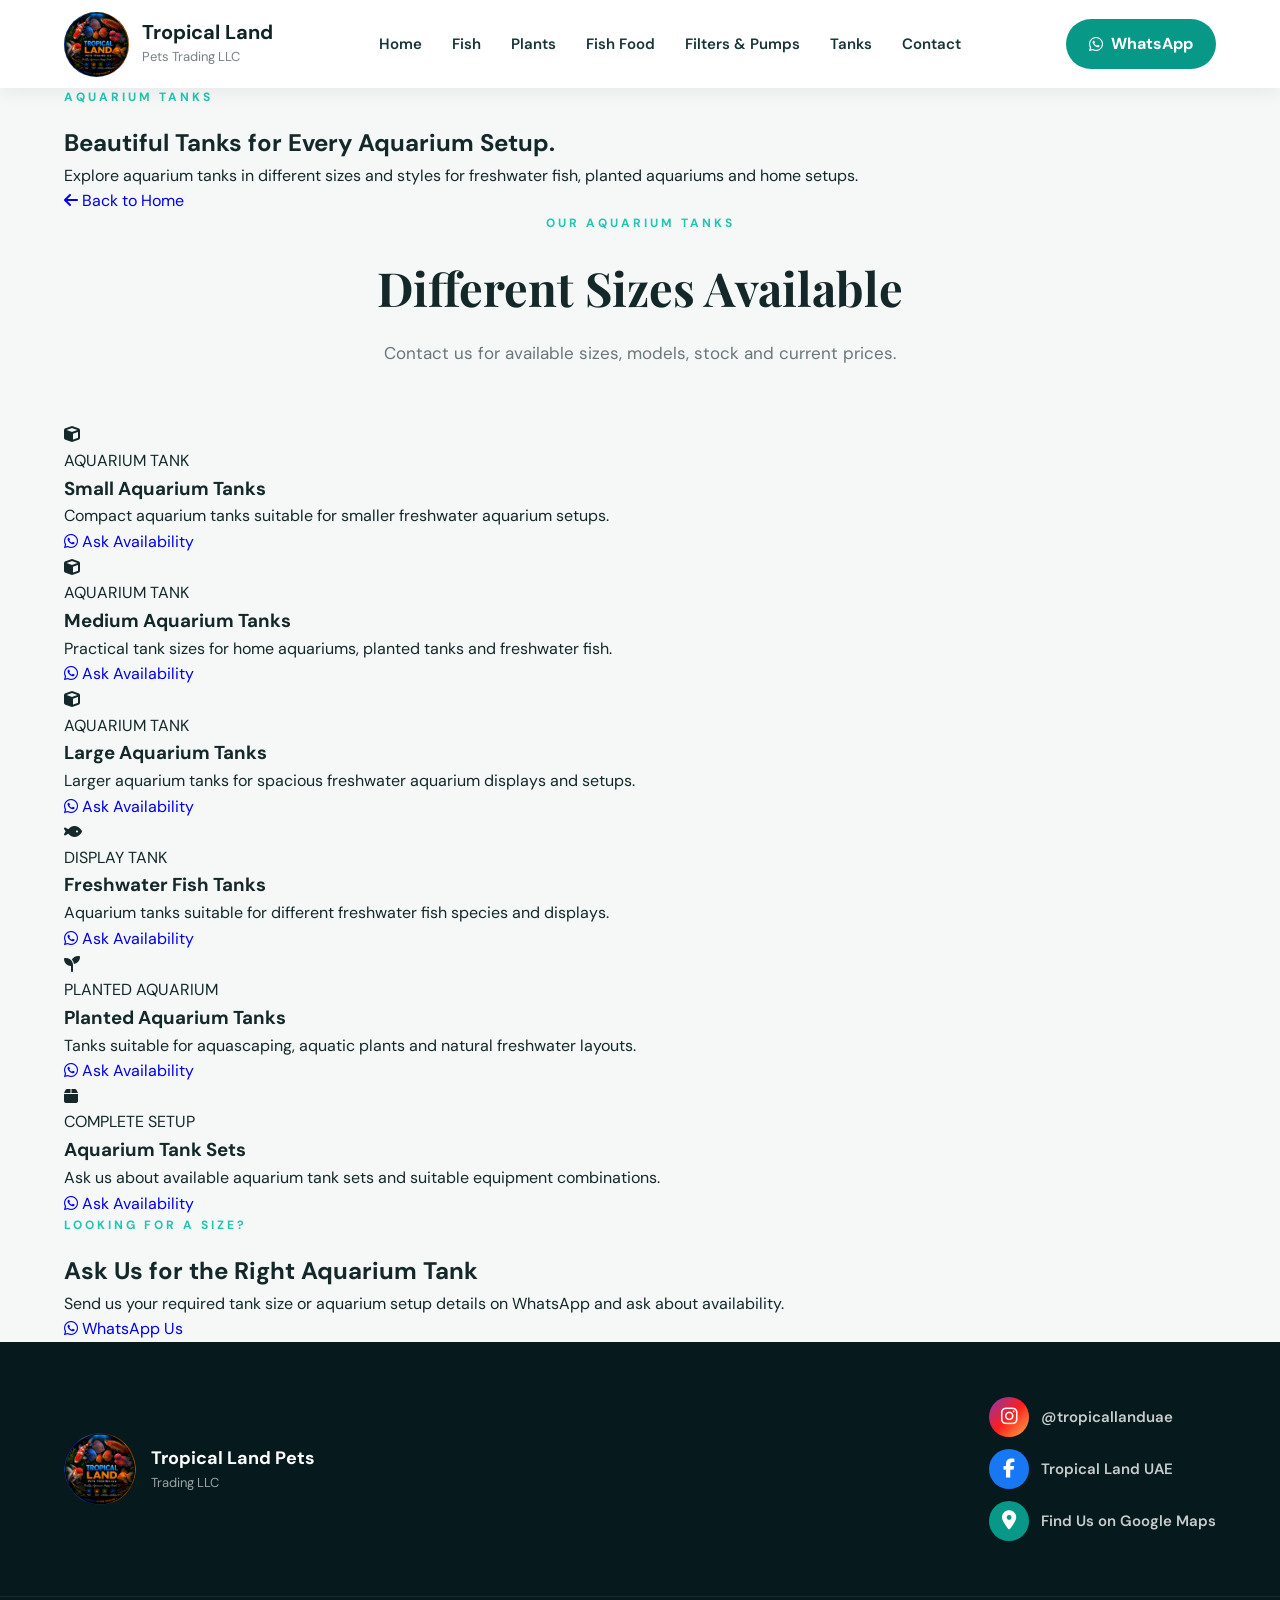
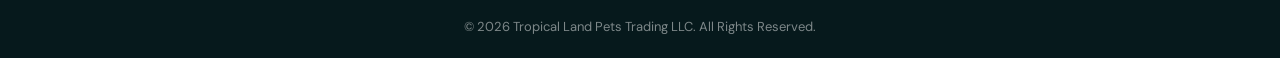
<file: tanks.html>
<!DOCTYPE html>
<html lang="en">

<head>
    <meta charset="UTF-8">

    <meta name="viewport"
          content="width=device-width, initial-scale=1.0">

    <meta name="description"
          content="Aquarium tanks and freshwater aquarium setups available at Tropical Land Pets Trading LLC in Dubai.">

    <title>Aquarium Tanks | Tropical Land Pets Trading LLC</title>

    <link rel="stylesheet"
          href="https://cdnjs.cloudflare.com/ajax/libs/font-awesome/6.7.2/css/all.min.css">

    <link rel="stylesheet" href="style.css">
</head>

<body>

<header class="header">

    <div class="container nav-wrap">

        <a href="index.html" class="brand">

            <img src="images/logo.png.png"
                 alt="Tropical Land Pets Trading LLC Logo">

            <div>
                <strong>Tropical Land</strong>
                <span>Pets Trading LLC</span>
            </div>

        </a>


        <nav class="nav">

            <a href="index.html">Home</a>

            <a href="fish.html">Fish</a>

            <a href="plants.html">Plants</a>

            <a href="food.html">Fish Food</a>

            <a href="equipment.html">Filters & Pumps</a>

            <a href="tanks.html">Tanks</a>

            <a href="index.html#contact">Contact</a>

        </nav>


        <a class="whatsapp-top"
           href="https://wa.me/971529293596"
           target="_blank"
           rel="noopener noreferrer">

            <i class="fa-brands fa-whatsapp"></i>

            WhatsApp

        </a>

    </div>

</header>


<main>


<!-- TANK HERO -->

<section class="tank-hero">

    <div class="tank-hero-overlay"></div>

    <div class="container tank-hero-content">

        <p class="eyebrow">
            AQUARIUM TANKS
        </p>

        <h1>
            Beautiful Tanks for
            <span>Every Aquarium Setup.</span>
        </h1>

        <p>
            Explore aquarium tanks in different sizes and styles
            for freshwater fish, planted aquariums and home setups.
        </p>

        <a href="index.html"
           class="back-home">

            <i class="fa-solid fa-arrow-left"></i>

            Back to Home

        </a>

    </div>

</section>



<!-- TANK COLLECTION -->

<section class="tank-section">

    <div class="container">

        <div class="section-heading">

            <p class="section-label">
                OUR AQUARIUM TANKS
            </p>

            <h2>
                Different Sizes Available
            </h2>

            <p>
                Contact us for available sizes,
                models, stock and current prices.
            </p>

        </div>


        <div class="tank-grid">


            <article class="tank-card">

                <div class="tank-icon">
                    <i class="fa-solid fa-cube"></i>
                </div>

                <p class="tank-label">
                    AQUARIUM TANK
                </p>

                <h3>Small Aquarium Tanks</h3>

                <p>
                    Compact aquarium tanks suitable for
                    smaller freshwater aquarium setups.
                </p>

                <a href="https://wa.me/971529293596?text=Hello%20Tropical%20Land%2C%20I%20would%20like%20to%20ask%20about%20Small%20Aquarium%20Tanks."
                   target="_blank"
                   rel="noopener noreferrer"
                   class="tank-button">

                    <i class="fa-brands fa-whatsapp"></i>

                    Ask Availability

                </a>

            </article>



            <article class="tank-card">

                <div class="tank-icon">
                    <i class="fa-solid fa-cube"></i>
                </div>

                <p class="tank-label">
                    AQUARIUM TANK
                </p>

                <h3>Medium Aquarium Tanks</h3>

                <p>
                    Practical tank sizes for home aquariums,
                    planted tanks and freshwater fish.
                </p>

                <a href="https://wa.me/971529293596?text=Hello%20Tropical%20Land%2C%20I%20would%20like%20to%20ask%20about%20Medium%20Aquarium%20Tanks."
                   target="_blank"
                   rel="noopener noreferrer"
                   class="tank-button">

                    <i class="fa-brands fa-whatsapp"></i>

                    Ask Availability

                </a>

            </article>



            <article class="tank-card">

                <div class="tank-icon">
                    <i class="fa-solid fa-cube"></i>
                </div>

                <p class="tank-label">
                    AQUARIUM TANK
                </p>

                <h3>Large Aquarium Tanks</h3>

                <p>
                    Larger aquarium tanks for spacious
                    freshwater aquarium displays and setups.
                </p>

                <a href="https://wa.me/971529293596?text=Hello%20Tropical%20Land%2C%20I%20would%20like%20to%20ask%20about%20Large%20Aquarium%20Tanks."
                   target="_blank"
                   rel="noopener noreferrer"
                   class="tank-button">

                    <i class="fa-brands fa-whatsapp"></i>

                    Ask Availability

                </a>

            </article>



            <article class="tank-card">

                <div class="tank-icon">
                    <i class="fa-solid fa-fish"></i>
                </div>

                <p class="tank-label">
                    DISPLAY TANK
                </p>

                <h3>Freshwater Fish Tanks</h3>

                <p>
                    Aquarium tanks suitable for different
                    freshwater fish species and displays.
                </p>

                <a href="https://wa.me/971529293596?text=Hello%20Tropical%20Land%2C%20I%20would%20like%20to%20ask%20about%20Freshwater%20Fish%20Tanks."
                   target="_blank"
                   rel="noopener noreferrer"
                   class="tank-button">

                    <i class="fa-brands fa-whatsapp"></i>

                    Ask Availability

                </a>

            </article>



            <article class="tank-card">

                <div class="tank-icon">
                    <i class="fa-solid fa-seedling"></i>
                </div>

                <p class="tank-label">
                    PLANTED AQUARIUM
                </p>

                <h3>Planted Aquarium Tanks</h3>

                <p>
                    Tanks suitable for aquascaping,
                    aquatic plants and natural freshwater layouts.
                </p>

                <a href="https://wa.me/971529293596?text=Hello%20Tropical%20Land%2C%20I%20would%20like%20to%20ask%20about%20Planted%20Aquarium%20Tanks."
                   target="_blank"
                   rel="noopener noreferrer"
                   class="tank-button">

                    <i class="fa-brands fa-whatsapp"></i>

                    Ask Availability

                </a>

            </article>



            <article class="tank-card">

                <div class="tank-icon">
                    <i class="fa-solid fa-box"></i>
                </div>

                <p class="tank-label">
                    COMPLETE SETUP
                </p>

                <h3>Aquarium Tank Sets</h3>

                <p>
                    Ask us about available aquarium tank
                    sets and suitable equipment combinations.
                </p>

                <a href="https://wa.me/971529293596?text=Hello%20Tropical%20Land%2C%20I%20would%20like%20to%20ask%20about%20Aquarium%20Tank%20Sets."
                   target="_blank"
                   rel="noopener noreferrer"
                   class="tank-button">

                    <i class="fa-brands fa-whatsapp"></i>

                    Ask Availability

                </a>

            </article>


        </div>

    </div>

</section>



<!-- WHATSAPP BANNER -->

<section class="tank-banner">

    <div class="container tank-banner-content">

        <div>

            <p class="section-label">
                LOOKING FOR A SIZE?
            </p>

            <h2>
                Ask Us for the Right Aquarium Tank
            </h2>

            <p>
                Send us your required tank size or aquarium
                setup details on WhatsApp and ask about availability.
            </p>

        </div>


        <a href="https://wa.me/971529293596"
           target="_blank"
           rel="noopener noreferrer"
           class="banner-whatsapp">

            <i class="fa-brands fa-whatsapp"></i>

            WhatsApp Us

        </a>

    </div>

</section>


</main>



<footer>

    <div class="container footer-wrap">

        <div class="footer-brand">

            <img src="images/logo.png.png"
                 alt="Tropical Land Pets Trading LLC Logo">

            <div>

                <strong>Tropical Land Pets</strong>

                <p>Trading LLC</p>

            </div>

        </div>


        <div class="social">

            <a class="social-link"
               href="https://www.instagram.com/tropicallanduae/"
               target="_blank"
               rel="noopener noreferrer">

                <span class="social-icon instagram-icon">
                    <i class="fa-brands fa-instagram"></i>
                </span>

                <span>@tropicallanduae</span>

            </a>


            <a class="social-link"
               href="https://www.facebook.com/tropicallanduae/"
               target="_blank"
               rel="noopener noreferrer">

                <span class="social-icon facebook-icon">
                    <i class="fa-brands fa-facebook-f"></i>
                </span>

                <span>Tropical Land UAE</span>

            </a>


            <a class="social-link"
               href="https://www.google.com/maps/search/?api=1&query=Birds+%26+Pet+Market+Al+Warsan+3+Dubai"
               target="_blank"
               rel="noopener noreferrer">

                <span class="social-icon location-icon">
                    <i class="fa-solid fa-location-dot"></i>
                </span>

                <span>Find Us on Google Maps</span>

            </a>

        </div>

    </div>


    <div class="copyright">

        © 2026 Tropical Land Pets Trading LLC.
        All Rights Reserved.

    </div>

</footer>


</body>

</html>
</file>
<file: style.css>
@import url("https://fonts.googleapis.com/css2?family=DM+Sans:wght@400;500;600;700&family=Playfair+Display:wght@600;700&display=swap");


/* ========================================
   GENERAL
======================================== */

* {
    margin: 0;
    padding: 0;
    box-sizing: border-box;
}


html {
    scroll-behavior: smooth;
}


body {
    font-family: "DM Sans", sans-serif;
    color: #14282a;
    background: #f5f8f7;
    line-height: 1.6;
}


img {
    display: block;
    width: 100%;
}


a {
    text-decoration: none;
}


.container {
    width: 90%;
    max-width: 1180px;
    margin: auto;
}



/* ========================================
   HEADER
======================================== */

.header {
    position: sticky;
    top: 0;
    z-index: 1000;
    background: rgba(255, 255, 255, 0.97);
    box-shadow: 0 3px 20px rgba(0, 0, 0, 0.07);
}


.nav-wrap {
    min-height: 88px;
    display: flex;
    align-items: center;
    justify-content: space-between;
    gap: 30px;
}


.brand {
    display: flex;
    align-items: center;
    gap: 13px;
    color: #102426;
}


.brand img {
    width: 65px;
    height: 65px;
    object-fit: cover;
    border-radius: 50%;
}


.brand strong {
    display: block;
    font-size: 20px;
    line-height: 1.1;
}


.brand span {
    display: block;
    margin-top: 4px;
    color: #758184;
    font-size: 13px;
}


.nav {
    display: flex;
    align-items: center;
    gap: 30px;
}


.nav a {
    position: relative;
    color: #173537;
    font-size: 15px;
    font-weight: 600;
    transition: 0.25s;
}


.nav a::after {
    content: "";
    position: absolute;
    left: 0;
    bottom: -8px;
    width: 0;
    height: 2px;
    background: #079887;
    transition: 0.3s;
}


.nav a:hover {
    color: #079887;
}


.nav a:hover::after {
    width: 100%;
}


.whatsapp-top {
    display: flex;
    align-items: center;
    gap: 8px;
    padding: 12px 23px;
    background: #079887;
    color: white;
    border-radius: 30px;
    font-weight: 700;
    transition: 0.3s;
}


.whatsapp-top:hover {
    background: #067a6c;
    transform: translateY(-2px);
}



/* ========================================
   HERO
======================================== */

.hero {
    position: relative;
    min-height: 740px;
    display: flex;
    align-items: center;
    background-image: url("images/discus.png.png");
    background-size: cover;
    background-position: center;
}


.hero-overlay {
    position: absolute;
    inset: 0;
    background:
        linear-gradient(
            90deg,
            rgba(3, 23, 27, 0.96) 0%,
            rgba(3, 23, 27, 0.83) 47%,
            rgba(3, 23, 27, 0.25) 100%
        );
}


.hero-content {
    position: relative;
    z-index: 2;
    color: white;
    padding: 80px 0;
}


.eyebrow,
.section-label {
    margin-bottom: 17px;
    color: #20c6b0;
    font-size: 12px;
    font-weight: 700;
    letter-spacing: 3px;
}


.hero h1 {
    max-width: 800px;
    margin-bottom: 25px;
    font-family: "Playfair Display", serif;
    font-size: clamp(55px, 7vw, 92px);
    line-height: 1;
}


.hero h1 span {
    display: block;
    color: #ffa43b;
}


.hero-text {
    max-width: 620px;
    color: rgba(255, 255, 255, 0.84);
    font-size: 19px;
}


.hero-buttons {
    display: flex;
    flex-wrap: wrap;
    gap: 14px;
    margin-top: 35px;
}


.btn {
    display: inline-flex;
    align-items: center;
    gap: 9px;
    padding: 15px 28px;
    border-radius: 30px;
    font-weight: 700;
    transition: 0.3s;
}


.primary {
    background: #079887;
    color: white;
}


.primary:hover {
    background: #067a6c;
    transform: translateY(-3px);
}


.secondary {
    color: white;
    border: 1px solid rgba(255, 255, 255, 0.55);
}


.secondary:hover {
    background: white;
    color: #102426;
}



/* ========================================
   ABOUT
======================================== */

.intro {
    padding: 110px 0;
    background: white;
}


.intro-grid {
    display: grid;
    grid-template-columns: 1fr 1fr;
    gap: 80px;
    align-items: center;
}


.intro h2 {
    font-family: "Playfair Display", serif;
    font-size: 48px;
    line-height: 1.15;
}


.intro-description {
    color: #657275;
    font-size: 17px;
}


.intro-description p + p {
    margin-top: 20px;
}



/* ========================================
   SECTION HEADING
======================================== */

.section-heading {
    max-width: 720px;
    margin: 0 auto 55px;
    text-align: center;
}


.section-heading h2 {
    margin-bottom: 15px;
    font-family: "Playfair Display", serif;
    font-size: 47px;
}


.section-heading > p:last-child {
    color: #697679;
    font-size: 17px;
}



/* ========================================
   FISH
======================================== */

.fish-section {
    padding: 110px 0;
}


.fish-grid {
    display: grid;
    grid-template-columns: repeat(2, 1fr);
    gap: 30px;
}


.fish-card {
    overflow: hidden;
    background: white;
    border-radius: 23px;
    box-shadow: 0 18px 50px rgba(15, 48, 52, 0.09);
    transition: 0.35s;
}


.fish-card:hover {
    transform: translateY(-8px);
    box-shadow: 0 25px 65px rgba(15, 48, 52, 0.14);
}


.fish-image {
    height: 380px;
    overflow: hidden;
}


.fish-image img {
    width: 100%;
    height: 100%;
    object-fit: cover;
    transition: 0.55s;
}


.fish-card:hover .fish-image img {
    transform: scale(1.06);
}


.fish-info {
    padding: 30px;
}


.fish-small {
    color: #079887;
    font-size: 11px;
    font-weight: 700;
    letter-spacing: 2px;
}


.fish-info h3 {
    margin: 7px 0 10px;
    font-family: "Playfair Display", serif;
    font-size: 32px;
}


.fish-info > p:last-of-type {
    color: #6b777a;
}


.fish-button {
    display: inline-flex;
    align-items: center;
    gap: 8px;
    margin-top: 20px;
    color: #078b7c;
    font-weight: 700;
    transition: 0.25s;
}


.fish-button:hover {
    color: #055f55;
}



/* ========================================
   PRODUCTS
======================================== */

.products-section {
    padding: 110px 0;
    background: #08282c;
}


.section-heading.light h2 {
    color: white;
}


.section-heading.light > p:last-child {
    color: rgba(255, 255, 255, 0.63);
}


.product-grid {
    display: grid;
    grid-template-columns: repeat(3, 1fr);
    gap: 24px;
}


.product-card {
    padding: 32px;
    display: flex;
    flex-direction: column;
    min-height: 330px;
    color: white;
    background: rgba(255, 255, 255, 0.065);
    border: 1px solid rgba(255, 255, 255, 0.10);
    border-radius: 22px;
    transition: 0.35s;
}


.product-card:hover {
    transform: translateY(-7px);
    background: rgba(255, 255, 255, 0.1);
    border-color: rgba(32, 198, 176, 0.35);
}


.product-icon {
    width: 62px;
    height: 62px;
    display: flex;
    align-items: center;
    justify-content: center;
    margin-bottom: 23px;
    color: #20c6b0;
    background: rgba(32, 198, 176, 0.12);
    border: 1px solid rgba(32, 198, 176, 0.22);
    border-radius: 17px;
    font-size: 27px;
}


.product-card h3 {
    margin-bottom: 12px;
    font-size: 23px;
}


.product-card p {
    margin-bottom: 25px;
    color: rgba(255, 255, 255, 0.63);
    font-size: 15px;
}


.product-button {
    display: inline-flex;
    align-items: center;
    gap: 8px;
    margin-top: auto;
    color: #20c6b0;
    font-weight: 700;
    transition: 0.25s;
}


.product-button:hover {
    color: white;
}



/* ========================================
   CONTACT
======================================== */

.contact-section {
    padding: 110px 0;
    background: #f8fbfa;
}


.contact-grid {
    display: grid;
    grid-template-columns: 1fr 1fr;
    gap: 75px;
    align-items: center;
}


.contact-section h2 {
    font-family: "Playfair Display", serif;
    font-size: 48px;
    line-height: 1.12;
}


.contact-address {
    margin-top: 25px;
    color: #657275;
    font-size: 18px;
}


.contact-address i {
    margin-right: 7px;
    color: #079887;
}


.map-button {
    display: inline-flex;
    align-items: center;
    gap: 8px;
    margin-top: 25px;
    padding: 13px 23px;
    color: #087f72;
    border: 1px solid #0b9988;
    border-radius: 30px;
    font-weight: 700;
    transition: 0.3s;
}


.map-button:hover {
    background: #0b9988;
    color: white;
}


.contact-box {
    padding: 40px;
    background: white;
    border-radius: 23px;
    box-shadow: 0 20px 55px rgba(0, 0, 0, 0.08);
}


.contact-label {
    margin-bottom: 15px;
    color: #7c888a;
    font-size: 12px;
    font-weight: 700;
    letter-spacing: 2px;
}


.phone-number {
    display: flex;
    align-items: center;
    gap: 12px;
    margin: 12px 0;
    color: #173739;
    font-size: 23px;
    font-weight: 700;
    transition: 0.25s;
}


.phone-number i {
    width: 35px;
    height: 35px;
    display: flex;
    align-items: center;
    justify-content: center;
    background: #e8f7f4;
    color: #079887;
    border-radius: 50%;
    font-size: 13px;
}


.phone-number:hover {
    color: #079887;
}


.contact-whatsapp {
    display: inline-flex;
    align-items: center;
    gap: 9px;
    margin-top: 25px;
    padding: 14px 25px;
    background: #0b9988;
    color: white;
    border-radius: 30px;
    font-weight: 700;
    transition: 0.3s;
}


.contact-whatsapp:hover {
    background: #07786c;
    transform: translateY(-2px);
}



/* ========================================
   FOOTER
======================================== */

footer {
    background: #06191c;
    color: white;
}


.footer-wrap {
    padding: 55px 0;
    display: flex;
    align-items: center;
    justify-content: space-between;
    gap: 40px;
}


.footer-brand {
    display: flex;
    align-items: center;
    gap: 15px;
}


.footer-brand img {
    width: 72px;
    height: 72px;
    object-fit: cover;
    border-radius: 50%;
}


.footer-brand strong {
    font-size: 18px;
}


.footer-brand p {
    color: rgba(255, 255, 255, 0.6);
    font-size: 13px;
}



/* ========================================
   SOCIAL ICONS
======================================== */

.social {
    display: flex;
    flex-direction: column;
    align-items: flex-start;
    gap: 12px;
}


.social-link {
    display: flex;
    align-items: center;
    gap: 12px;
    color: rgba(255, 255, 255, 0.78);
    font-size: 15px;
    font-weight: 600;
    transition: 0.3s;
}


.social-link:hover {
    color: white;
}


.social-icon {
    width: 40px;
    height: 40px;
    display: flex;
    align-items: center;
    justify-content: center;
    border-radius: 50%;
    color: white;
    font-size: 19px;
    transition: 0.3s;
}


.social-link:hover .social-icon {
    transform: translateY(-3px);
}


.instagram-icon {
    background:
        linear-gradient(
            135deg,
            #833ab4,
            #fd1d1d,
            #fcb045
        );
}


.facebook-icon {
    background: #1877f2;
}


.location-icon {
    background: #079887;
}



/* ========================================
   COPYRIGHT
======================================== */

.copyright {
    padding: 20px;
    text-align: center;
    border-top: 1px solid rgba(255, 255, 255, 0.08);
    color: rgba(255, 255, 255, 0.48);
    font-size: 13px;
}



/* ========================================
   TABLET
======================================== */

@media (max-width: 900px) {

    .nav {
        display: none;
    }


    .hero {
        min-height: 680px;
    }


    .hero-overlay {
        background: rgba(3, 23, 27, 0.78);
    }


    .intro-grid,
    .contact-grid {
        grid-template-columns: 1fr;
        gap: 40px;
    }


    .fish-grid {
        grid-template-columns: 1fr;
    }


    .product-grid {
        grid-template-columns: repeat(2, 1fr);
    }


    .intro h2,
    .contact-section h2 {
        font-size: 40px;
    }

}



/* ========================================
   MOBILE
======================================== */

@media (max-width: 600px) {

    .container {
        width: 92%;
    }


    .nav-wrap {
        min-height: 76px;
    }


    .brand img {
        width: 50px;
        height: 50px;
    }


    .brand strong {
        font-size: 16px;
    }


    .brand span {
        font-size: 11px;
    }


    .whatsapp-top {
        display: none;
    }


    .hero {
        min-height: 640px;
        background-position: center;
    }


    .hero h1 {
        font-size: 49px;
    }


    .hero-text {
        font-size: 16px;
    }


    .intro,
    .fish-section,
    .products-section,
    .contact-section {
        padding: 75px 0;
    }


    .intro h2,
    .section-heading h2,
    .contact-section h2 {
        font-size: 34px;
    }


    .fish-image {
        height: 280px;
    }


    .product-grid {
        grid-template-columns: 1fr;
    }


    .product-card {
        min-height: auto;
    }


    .contact-box {
        padding: 28px;
    }


    .phone-number {
        font-size: 18px;
    }


    .footer-wrap {
        flex-direction: column;
        align-items: center;
        text-align: center;
    }


    .social {
        align-items: flex-start;
    }

}/* ========================================
   AQUARIUM PLANTS PAGE
======================================== */


.plant-hero {
    position: relative;
    min-height: 500px;
    display: flex;
    align-items: center;
    overflow: hidden;

    background:
        linear-gradient(
            135deg,
            #042c2a,
            #075c4e,
            #0b8870
        );
}


.plant-hero::after {
    content: "\f4d8";
    position: absolute;
    right: 7%;
    bottom: -110px;

    font-family: "Font Awesome 6 Free";
    font-weight: 900;

    color: rgba(255, 255, 255, 0.06);

    font-size: 430px;

    transform: rotate(-12deg);
}


.plant-hero-overlay {
    position: absolute;
    inset: 0;

    background:
        radial-gradient(
            circle at 75% 30%,
            rgba(54, 226, 167, 0.20),
            transparent 38%
        );
}


.plant-hero-content {
    position: relative;
    z-index: 3;

    padding: 90px 0;

    color: white;
}


.plant-hero-content h1 {
    max-width: 800px;

    margin-bottom: 24px;

    font-family: "Playfair Display", serif;

    font-size: clamp(52px, 7vw, 82px);

    line-height: 1.03;
}


.plant-hero-content h1 span {
    display: block;

    color: #9ee26d;
}


.plant-hero-content > p:not(.eyebrow) {
    max-width: 610px;

    color: rgba(255, 255, 255, 0.78);

    font-size: 18px;
}



/* CATALOGUE */

.plant-catalogue {
    padding: 110px 0;

    background: #f5f8f7;
}



/* SEARCH */

.plant-search-wrap {
    display: flex;

    align-items: center;

    justify-content: space-between;

    gap: 20px;

    margin-bottom: 38px;
}


.plant-search {
    position: relative;

    flex: 1;

    max-width: 700px;
}


.plant-search i {
    position: absolute;

    left: 22px;

    top: 50%;

    transform: translateY(-50%);

    color: #079887;

    font-size: 18px;
}


.plant-search input {
    width: 100%;

    height: 60px;

    padding: 0 22px 0 55px;

    background: white;

    border: 1px solid #dce7e4;

    border-radius: 16px;

    outline: none;

    color: #173739;

    font-family: "DM Sans", sans-serif;

    font-size: 15px;

    box-shadow:
        0 10px 30px rgba(15, 48, 52, 0.05);

    transition: 0.25s;
}


.plant-search input:focus {
    border-color: #079887;

    box-shadow:
        0 10px 35px rgba(7, 152, 135, 0.12);
}


.plant-count {
    display: flex;

    align-items: center;

    gap: 9px;

    padding: 13px 20px;

    background: #e4f5ef;

    color: #087d70;

    border-radius: 30px;

    font-size: 14px;

    font-weight: 700;
}



/* PLANT GRID */

.plant-grid {
    display: grid;

    grid-template-columns:
        repeat(3, 1fr);

    gap: 18px;
}


.plant-item {
    display: flex;

    align-items: center;

    gap: 18px;

    min-height: 150px;

    padding: 22px;

    background: white;

    border: 1px solid #e4ece9;

    border-radius: 18px;

    box-shadow:
        0 10px 30px rgba(15, 48, 52, 0.05);

    transition: 0.3s;
}


.plant-item:hover {
    transform: translateY(-5px);

    border-color:
        rgba(7, 152, 135, 0.35);

    box-shadow:
        0 17px 38px rgba(15, 48, 52, 0.10);
}


.plant-icon {
    flex-shrink: 0;

    width: 58px;

    height: 58px;

    display: flex;

    align-items: center;

    justify-content: center;

    background:
        linear-gradient(
            135deg,
            #e7f8ed,
            #d8f2e5
        );

    color: #15915f;

    border-radius: 16px;

    font-size: 25px;
}


.plant-details {
    min-width: 0;
}


.plant-details > span {
    display: block;

    margin-bottom: 3px;

    color: #a1aeab;

    font-size: 10px;

    font-weight: 700;

    letter-spacing: 1.5px;
}


.plant-details h3 {
    margin-bottom: 10px;

    color: #163638;

    font-size: 16px;

    line-height: 1.35;
}


.plant-details a {
    display: inline-flex;

    align-items: center;

    gap: 7px;

    color: #078b7c;

    font-size: 13px;

    font-weight: 700;

    transition: 0.25s;
}


.plant-details a:hover {
    color: #055f55;
}


.plant-details a i {
    font-size: 16px;
}



/* NO SEARCH RESULTS */

.no-plants {
    display: none;

    margin-top: 30px;

    padding: 60px 20px;

    background: white;

    border-radius: 20px;

    text-align: center;
}


.no-plants i {
    margin-bottom: 17px;

    color: #079887;

    font-size: 38px;
}


.no-plants h3 {
    margin-bottom: 5px;

    font-size: 23px;
}


.no-plants p {
    color: #738083;
}



/* WHATSAPP BANNER */

.plant-whatsapp-banner {
    padding: 75px 0;

    background: #08282c;

    color: white;
}


.plant-banner-content {
    display: flex;

    align-items: center;

    justify-content: space-between;

    gap: 45px;
}


.plant-banner-content h2 {
    margin-bottom: 10px;

    font-family: "Playfair Display", serif;

    font-size: 42px;
}


.plant-banner-content > div > p:last-child {
    max-width: 650px;

    color: rgba(255, 255, 255, 0.64);
}



/* TABLET */

@media (max-width: 900px) {

    .plant-grid {
        grid-template-columns:
            repeat(2, 1fr);
    }


    .plant-banner-content {
        flex-direction: column;

        align-items: flex-start;
    }

}



/* MOBILE */

@media (max-width: 600px) {

    .plant-hero {
        min-height: 450px;
    }


    .plant-hero-content h1 {
        font-size: 45px;
    }


    .plant-catalogue {
        padding: 75px 0;
    }


    .plant-search-wrap {
        flex-direction: column;

        align-items: stretch;
    }


    .plant-search {
        max-width: none;
    }


    .plant-count {
        align-self: flex-start;
    }


    .plant-grid {
        grid-template-columns: 1fr;
    }


    .plant-item {
        min-height: 135px;
    }


    .plant-banner-content h2 {
        font-size: 34px;
    }

}/* ========================================
   FISH FOOD PAGE
======================================== */

.food-hero {
    position: relative;
    min-height: 500px;
    display: flex;
    align-items: center;
    overflow: hidden;

    background:
        linear-gradient(
            135deg,
            #061f25,
            #0b4d53,
            #087d70
        );
}


.food-hero::after {
    content: "\f81e";

    position: absolute;

    right: 6%;
    bottom: -100px;

    font-family: "Font Awesome 6 Free";
    font-weight: 900;

    color: rgba(255, 255, 255, 0.055);

    font-size: 420px;
}


.food-hero-overlay {
    position: absolute;
    inset: 0;

    background:
        radial-gradient(
            circle at 78% 25%,
            rgba(255, 177, 74, 0.17),
            transparent 38%
        );
}


.food-hero-content {
    position: relative;
    z-index: 2;

    padding: 90px 0;

    color: white;
}


.food-hero-content h1 {
    max-width: 850px;

    margin-bottom: 24px;

    font-family: "Playfair Display", serif;

    font-size: clamp(52px, 7vw, 82px);

    line-height: 1.03;
}


.food-hero-content h1 span {
    display: block;

    color: #ffa43b;
}


.food-hero-content > p:not(.eyebrow) {
    max-width: 620px;

    color: rgba(255, 255, 255, 0.78);

    font-size: 18px;
}



/* FOOD SECTION */

.food-section {
    padding: 110px 0;

    background: #f5f8f7;
}


.food-grid {
    display: grid;

    grid-template-columns:
        repeat(3, 1fr);

    gap: 24px;
}


.food-card {
    position: relative;

    padding: 35px;

    min-height: 330px;

    display: flex;

    flex-direction: column;

    background: white;

    border: 1px solid #e3ece9;

    border-radius: 22px;

    box-shadow:
        0 15px 40px rgba(15, 48, 52, 0.07);

    transition: 0.35s;
}


.food-card:hover {
    transform: translateY(-7px);

    border-color:
        rgba(7, 152, 135, 0.30);

    box-shadow:
        0 22px 55px rgba(15, 48, 52, 0.12);
}


.food-icon {
    width: 65px;
    height: 65px;

    display: flex;

    align-items: center;

    justify-content: center;

    margin-bottom: 24px;

    color: #079887;

    background: #e5f6f2;

    border-radius: 18px;

    font-size: 28px;
}


.food-label {
    margin-bottom: 5px;

    color: #079887;

    font-size: 10px;

    font-weight: 700;

    letter-spacing: 2px;
}


.food-card h3 {
    margin-bottom: 12px;

    color: #173739;

    font-family: "Playfair Display", serif;

    font-size: 30px;
}


.food-card > p:last-of-type {
    margin-bottom: 25px;

    color: #697679;

    font-size: 15px;
}


.food-button {
    display: inline-flex;

    align-items: center;

    gap: 8px;

    margin-top: auto;

    color: #078b7c;

    font-weight: 700;

    transition: 0.25s;
}


.food-button i {
    font-size: 18px;
}


.food-button:hover {
    color: #055f55;
}



/* FOOD BANNER */

.food-banner {
    padding: 75px 0;

    background: #08282c;

    color: white;
}


.food-banner-content {
    display: flex;

    align-items: center;

    justify-content: space-between;

    gap: 45px;
}


.food-banner-content h2 {
    margin-bottom: 10px;

    font-family: "Playfair Display", serif;

    font-size: 42px;
}


.food-banner-content > div > p:last-child {
    max-width: 650px;

    color: rgba(255, 255, 255, 0.64);
}



/* TABLET */

@media (max-width: 900px) {

    .food-grid {
        grid-template-columns:
            repeat(2, 1fr);
    }


    .food-banner-content {
        flex-direction: column;

        align-items: flex-start;
    }

}



/* MOBILE */

@media (max-width: 600px) {

    .food-hero {
        min-height: 450px;
    }


    .food-hero-content h1 {
        font-size: 45px;
    }


    .food-section {
        padding: 75px 0;
    }


    .food-grid {
        grid-template-columns: 1fr;
    }


    .food-card {
        min-height: auto;
    }


    .food-banner-content h2 {
        font-size: 34px;
    }

}/* ========================================
   FILTERS & PUMPS PAGE
======================================== */

.equipment-hero {
    position: relative;
    min-height: 500px;
    display: flex;
    align-items: center;
    overflow: hidden;

    background:
        linear-gradient(
            135deg,
            #041f29,
            #07515d,
            #078b7c
        );
}


.equipment-hero::after {
    content: "\f1b8";

    position: absolute;
    right: 5%;
    bottom: -100px;

    font-family: "Font Awesome 6 Free";
    font-weight: 900;

    color: rgba(255,255,255,.05);

    font-size: 400px;
}


.equipment-hero-overlay {
    position: absolute;
    inset: 0;

    background:
        radial-gradient(
            circle at 80% 25%,
            rgba(34,211,238,.18),
            transparent 38%
        );
}


.equipment-hero-content {
    position: relative;
    z-index: 2;

    padding: 90px 0;

    color: white;
}


.equipment-hero-content h1 {
    max-width: 850px;

    margin-bottom: 24px;

    font-family: "Playfair Display", serif;

    font-size: clamp(52px, 7vw, 82px);

    line-height: 1.03;
}


.equipment-hero-content h1 span {
    display: block;

    color: #61dcca;
}


.equipment-hero-content > p:not(.eyebrow) {
    max-width: 630px;

    color: rgba(255,255,255,.78);

    font-size: 18px;
}



/* EQUIPMENT SECTION */

.equipment-section {
    padding: 110px 0;

    background: #f5f8f7;
}


.equipment-grid {
    display: grid;

    grid-template-columns: repeat(3,1fr);

    gap: 24px;
}


.equipment-card {
    padding: 34px;

    min-height: 340px;

    display: flex;

    flex-direction: column;

    background: white;

    border: 1px solid #e3ece9;

    border-radius: 22px;

    box-shadow:
        0 15px 40px rgba(15,48,52,.07);

    transition: .35s;
}


.equipment-card:hover {
    transform: translateY(-7px);

    border-color:
        rgba(7,152,135,.32);

    box-shadow:
        0 22px 55px rgba(15,48,52,.12);
}


.equipment-icon {
    width: 65px;
    height: 65px;

    display: flex;

    align-items: center;

    justify-content: center;

    margin-bottom: 24px;

    color: #079887;

    background: #e5f6f2;

    border-radius: 18px;

    font-size: 27px;
}


.equipment-label {
    margin-bottom: 5px;

    color: #079887;

    font-size: 10px;

    font-weight: 700;

    letter-spacing: 2px;
}


.equipment-card h3 {
    margin-bottom: 12px;

    color: #173739;

    font-family: "Playfair Display", serif;

    font-size: 28px;
}


.equipment-card > p:last-of-type {
    margin-bottom: 25px;

    color: #697679;

    font-size: 15px;
}


.equipment-button {
    display: inline-flex;

    align-items: center;

    gap: 8px;

    margin-top: auto;

    color: #078b7c;

    font-weight: 700;

    transition: .25s;
}


.equipment-button i {
    font-size: 18px;
}


.equipment-button:hover {
    color: #055f55;
}



/* EQUIPMENT BANNER */

.equipment-banner {
    padding: 75px 0;

    background: #08282c;

    color: white;
}


.equipment-banner-content {
    display: flex;

    align-items: center;

    justify-content: space-between;

    gap: 45px;
}


.equipment-banner-content h2 {
    margin-bottom: 10px;

    font-family: "Playfair Display", serif;

    font-size: 42px;
}


.equipment-banner-content > div > p:last-child {
    max-width: 650px;

    color: rgba(255,255,255,.64);
}



/* TABLET */

@media (max-width: 900px) {

    .equipment-grid {
        grid-template-columns: repeat(2,1fr);
    }


    .equipment-banner-content {
        flex-direction: column;

        align-items: flex-start;
    }

}



/* MOBILE */

@media (max-width: 600px) {

    .equipment-hero {
        min-height: 450px;
    }


    .equipment-hero-content h1 {
        font-size: 45px;
    }


    .equipment-section {
        padding: 75px 0;
    }


    .equipment-grid {
        grid-template-columns: 1fr;
    }


    .equipment-card {
        min-height: auto;
    }


    .equipment-banner-content h2 {
        font-size: 34px;
    }

}
</file>
